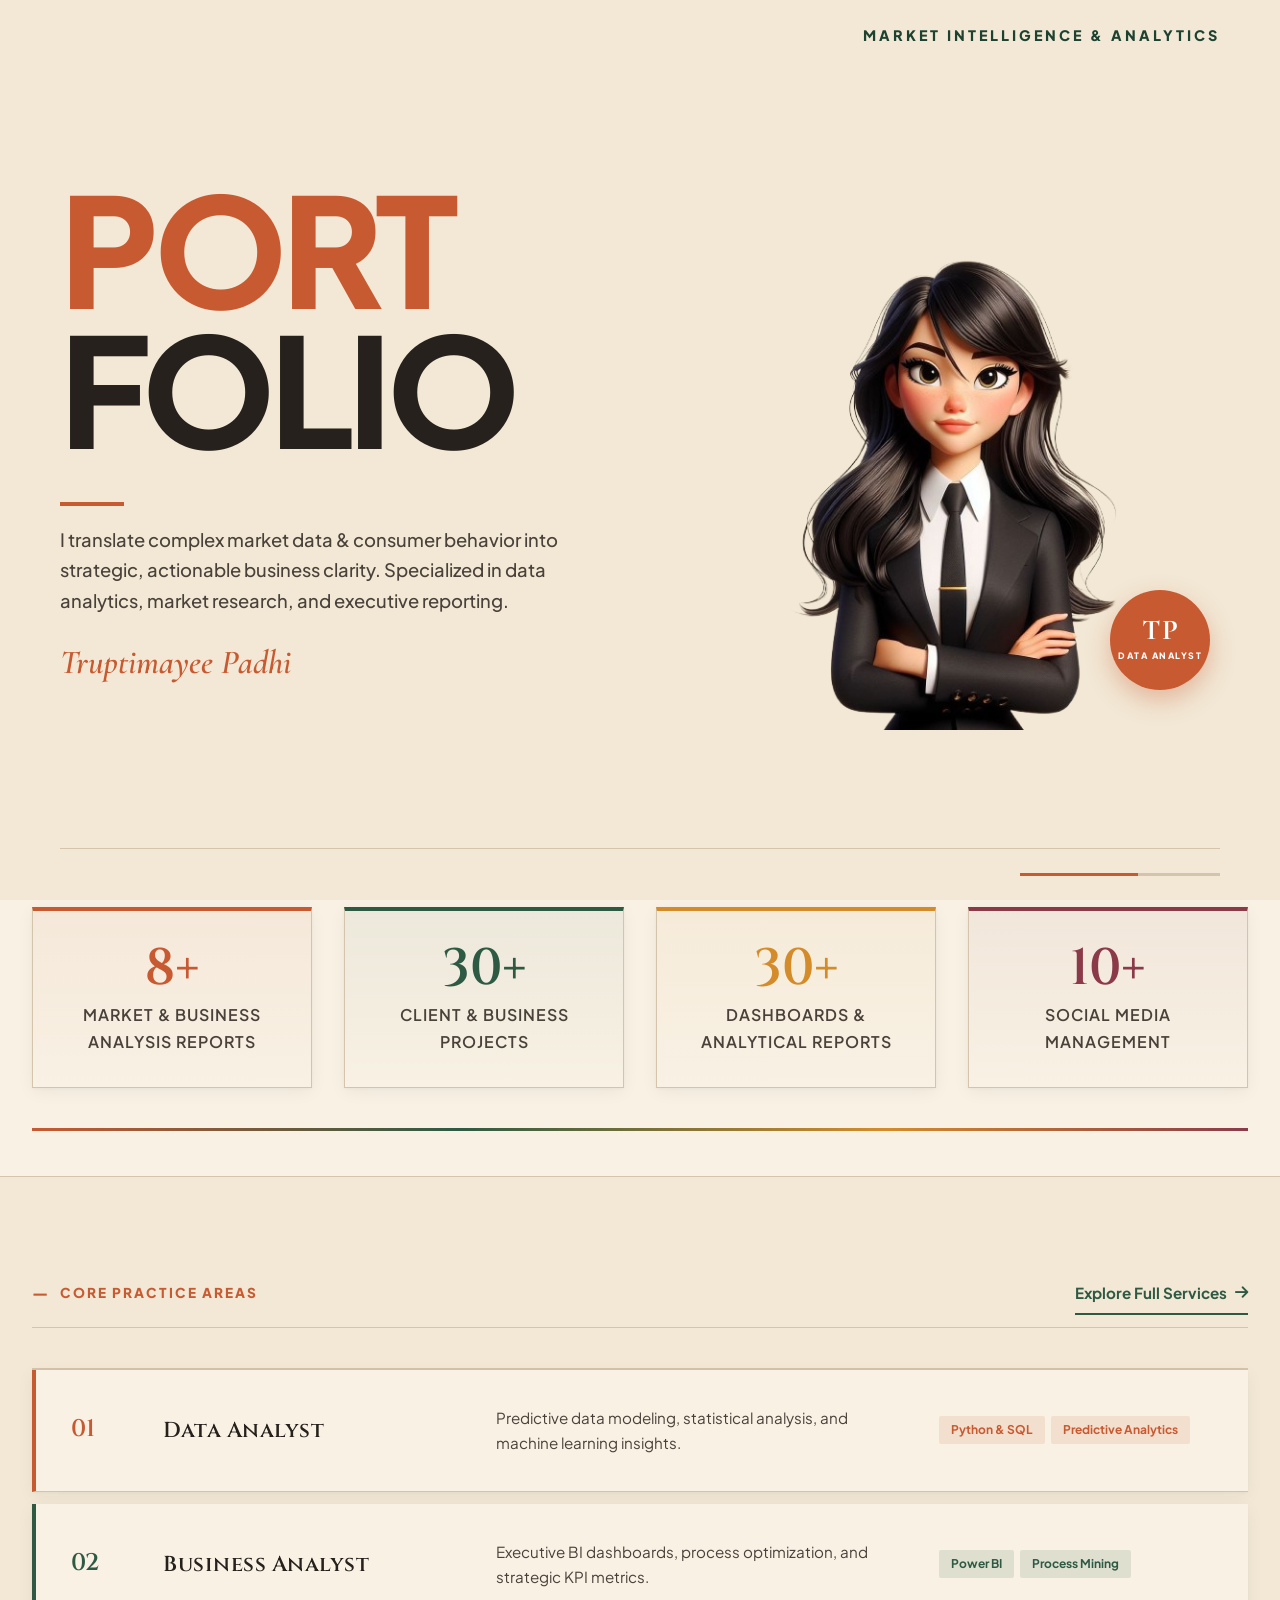
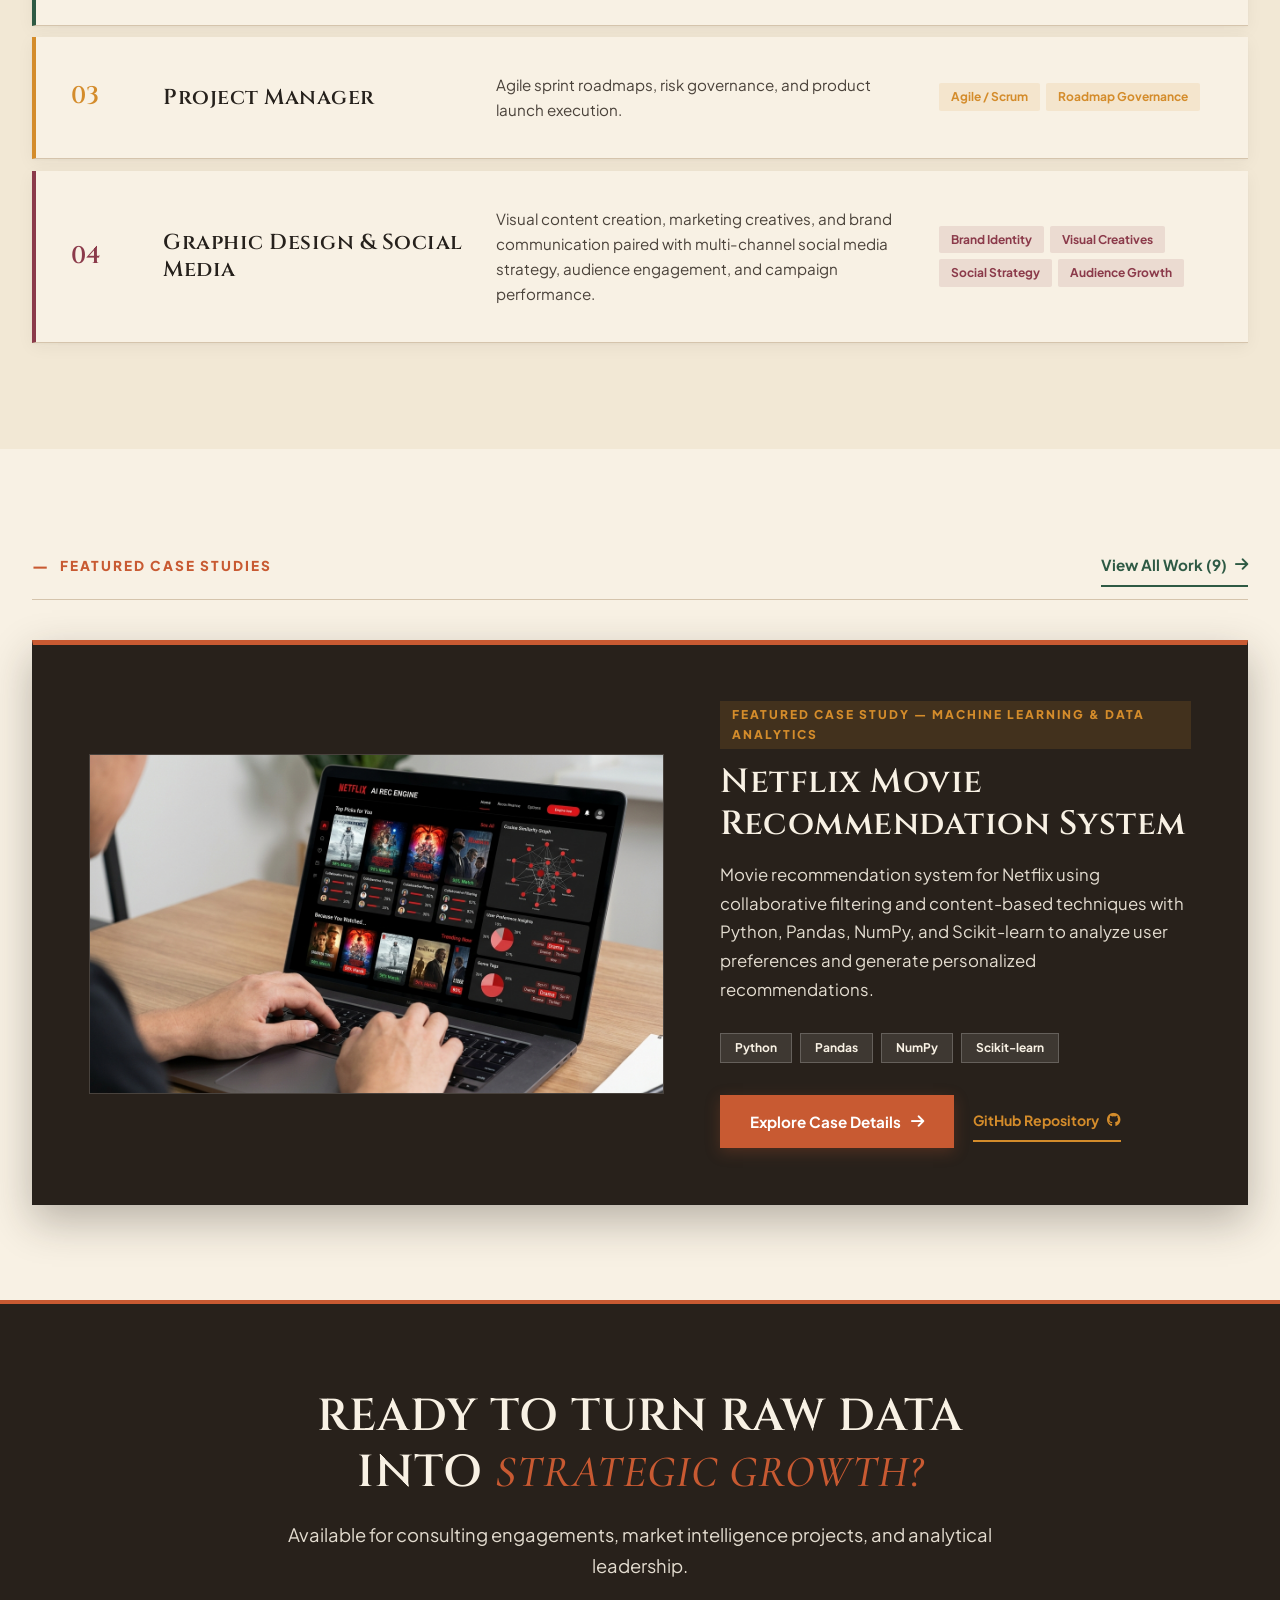
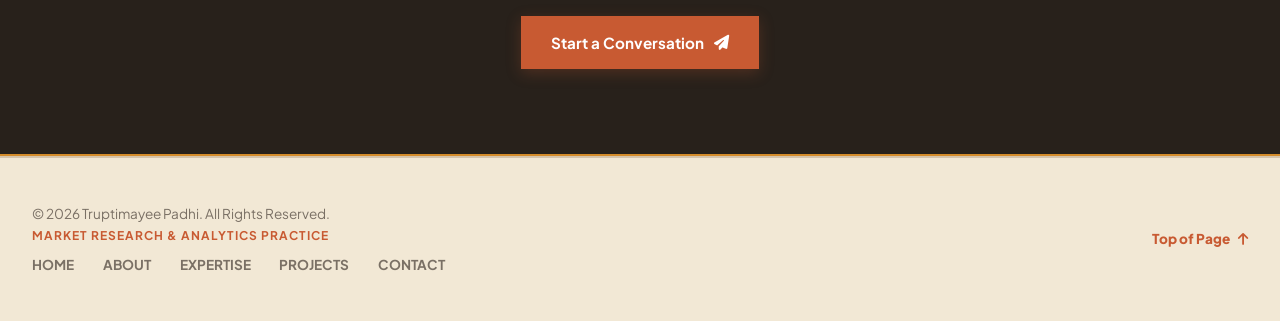
<file: index.html>
<!DOCTYPE html>
<html lang="en">

<head>
    <meta charset="UTF-8">
    <meta name="viewport" content="width=device-width, initial-scale=1.0">
    <title>Truptimayee Padhi — Market Research & Analytics Consultant</title>
    <meta name="description" content="Official portfolio of Truptimayee Padhi. Market Research Analyst specializing in consumer behavior, trend intelligence, and strategic data analysis.">

    <!-- Fonts: Cinzel (Luxury Serif Display), Cormorant Garamond & Plus Jakarta Sans -->
    <link rel="preconnect" href="https://fonts.googleapis.com">
    <link rel="preconnect" href="https://fonts.gstatic.com" crossorigin>
    <link href="https://fonts.googleapis.com/css2?family=Cinzel:wght@500;600;700;800&family=Cormorant+Garamond:ital,wght@0,400;0,500;0,600;0,700;1,400;1,600&family=Plus+Jakarta+Sans:wght@400;500;600;700&display=swap" rel="stylesheet">

    <!-- FontAwesome for minimal UI icons -->
    <link rel="stylesheet" href="https://cdnjs.cloudflare.com/ajax/libs/font-awesome/6.4.0/css/all.min.css">

    <!-- Custom Editorial Stylesheets -->
    <link rel="stylesheet" href="css/styles.css">
    <link rel="stylesheet" href="css/responsive.css">
</head>

<body id="top">

    <!-- Fullscreen Editorial Splash Cover (Reference Design Layout & Animated Transition) -->
    <div id="splash-cover" class="splash-cover">
        <div class="splash-container">
            <!-- Top Right Tag -->
            <div class="splash-top-tag">MARKET INTELLIGENCE & ANALYTICS</div>

            <!-- Main Layout Grid -->
            <div class="splash-content-grid">
                <!-- Left Text Column -->
                <div class="splash-text-col">
                    <div class="splash-title-wrapper">
                        <div class="splash-title-line line-1"><span class="splash-text-anim">PORT</span></div>
                        <div class="splash-title-line line-2"><span class="splash-text-anim">FOLIO</span></div>
                    </div>

                    <div class="splash-desc-block">
                        <div class="splash-accent-bar"></div>
                        <p class="splash-bio-text">
                            I translate complex market data & consumer behavior into strategic, actionable business clarity. Specialized in data analytics, market research, and executive reporting.
                        </p>
                        <div class="splash-signature">Truptimayee Padhi</div>
                    </div>
                </div>

                <!-- Right Visual Column (Portrait + Badge) -->
                <div class="splash-visual-col">
                    <div class="splash-image-frame">
                        <img src="assets/images/cover_sec.png" alt="Truptimayee Padhi Illustration" class="splash-portrait">
                        <div class="splash-arch-backdrop"></div>
                    </div>

                    <!-- Right Monogram Emblem Badge -->
                    <div class="splash-brand-badge">
                        <div class="badge-inner">
                            <span class="badge-monogram">TP</span>
                            <span class="badge-sub">DATA ANALYST</span>
                        </div>
                    </div>
                </div>
            </div>

            <!-- Footer / Progress Bar -->
            <div class="splash-footer-bar">
                <div class="splash-progress-track">
                    <div class="splash-progress-bar" id="splash-progress"></div>
                </div>
            </div>
        </div>
    </div>

    <!-- Header Navigation -->
    <header class="header">
        <div class="header-container">
            <a href="index.html" class="brand-mark">
                ...
            </a>

            <nav class="nav-menu">
                <ul class="nav-links">
                    <li><a href="index.html" class="nav-link active">HOME</a></li>
                    <li><a href="about.html" class="nav-link">ABOUT</a></li>
                    <li><a href="expertise.html" class="nav-link">EXPERTISE</a></li>
                    <li><a href="projects.html" class="nav-link">PROJECTS</a></li>
                    <li><a href="contact.html" class="nav-link">CONTACT</a></li>
                </ul>
            </nav>

            <button class="mobile-toggle" id="mobile-toggle" aria-label="Toggle Navigation">
                <span></span>
                <span></span>
            </button>
        </div>
    </header>

    <main>
        <!-- Hero Section -->
        <section class="hero-section">
            <div class="container">
                <div class="hero-grid">
                    <div class="hero-text-column">
                        <h1 class="hero-display-title">
                            Translating market complexity into <em class="serif-accent">actionable clarity.</em>
                        </h1>
                        <p class="hero-lead">
                            Independent Market Research Analyst operating at the intersection of business intelligence, data analytics, project execution, and visual storytelling.
                        </p>
                        <div class="hero-action-row">
                            <a href="projects.html" class="btn-editorial-primary">
                                View Selected Work <i class="fas fa-arrow-right"></i>
                            </a>
                            <a href="contact.html" class="btn-editorial-link">
                                Get In Touch <i class="fas fa-arrow-right"></i>
                            </a>
                        </div>
                    </div>

                    <div class="hero-image-column">
                        <div class="editorial-frame">
                            <img src="assets/images/hero_sec.png" alt="Truptimayee Padhi" class="hero-portrait">
                        </div>
                    </div>
                </div>
            </div>
        </section>

        <!-- Key Metrics Bar -->
        <section class="ticker-section">
            <div class="container">
                <div class="editorial-divider"></div>
                <div class="metrics-grid">
                    <div class="metric-block">
                        <span class="metric-num" data-target="8" data-suffix="+">8+</span>
                        <span class="metric-label">Market & Business Analysis Reports</span>
                    </div>
                    <div class="metric-block">
                        <span class="metric-num" data-target="30" data-suffix="+">30+</span>
                        <span class="metric-label">Client & Business Projects</span>
                    </div>
                    <div class="metric-block">
                        <span class="metric-num" data-target="30" data-suffix="+">30+</span>
                        <span class="metric-label">Dashboards & Analytical Reports</span>
                    </div>
                    <div class="metric-block">
                        <span class="metric-num" data-target="10" data-suffix="+">10+</span>
                        <span class="metric-label">Social Media Management</span>
                    </div>
                </div>
                <div class="editorial-divider"></div>
            </div>
        </section>

        <!-- Practice Overview Preview -->
        <section class="expertise-section">
            <div class="container">
                <div class="section-label-flex">
                    <div class="section-label" style="border-bottom: none; margin-bottom: 0; padding-bottom: 0;">
                        <span class="section-dash">—</span>
                        <span class="section-title">CORE PRACTICE AREAS</span>
                    </div>
                    <a href="expertise.html" class="btn-editorial-link">
                        Explore Full Services <i class="fas fa-arrow-right"></i>
                    </a>
                </div>

                <div class="expertise-table">
                    <div class="table-row reveal-on-scroll reveal-stagger-1">
                        <div class="col-num">01</div>
                        <div class="col-title">
                            <h3>Data Analyst</h3>
                        </div>
                        <div class="col-desc">
                            Predictive data modeling, statistical analysis, and machine learning insights.
                        </div>
                        <div class="col-tags">
                            <span>Python & SQL</span><span>Predictive Analytics</span>
                        </div>
                    </div>

                    <div class="table-row reveal-on-scroll reveal-stagger-2">
                        <div class="col-num">02</div>
                        <div class="col-title">
                            <h3>Business Analyst</h3>
                        </div>
                        <div class="col-desc">
                            Executive BI dashboards, process optimization, and strategic KPI metrics.
                        </div>
                        <div class="col-tags">
                            <span>Power BI</span><span>Process Mining</span>
                        </div>
                    </div>

                    <div class="table-row reveal-on-scroll reveal-stagger-3">
                        <div class="col-num">03</div>
                        <div class="col-title">
                            <h3>Project Manager</h3>
                        </div>
                        <div class="col-desc">
                            Agile sprint roadmaps, risk governance, and product launch execution.
                        </div>
                        <div class="col-tags">
                            <span>Agile / Scrum</span><span>Roadmap Governance</span>
                        </div>
                    </div>

                    <div class="table-row reveal-on-scroll reveal-stagger-4">
                        <div class="col-num">04</div>
                        <div class="col-title">
                            <h3>Graphic Design & Social Media</h3>
                        </div>
                        <div class="col-desc">
                            Visual content creation, marketing creatives, and brand communication paired with multi-channel social media strategy, audience engagement, and campaign performance.
                        </div>
                        <div class="col-tags">
                            <span>Brand Identity</span><span>Visual Creatives</span><span>Social Strategy</span><span>Audience Growth</span>
                        </div>
                    </div>
                </div>
            </div>
        </section>

        <!-- Featured Case Studies Preview -->
        <section class="work-section" style="background-color: var(--bg-surface);">
            <div class="container">
                <div class="section-label-flex">
                    <div class="section-label" style="border-bottom: none; margin-bottom: 0; padding-bottom: 0;">
                        <span class="section-dash">—</span>
                        <span class="section-title">FEATURED CASE STUDIES</span>
                    </div>
                    <a href="projects.html" class="btn-editorial-link">
                        View All Work (9) <i class="fas fa-arrow-right"></i>
                    </a>
                </div>

                <article class="case-study-featured reveal-on-scroll" style="margin-top: 1.5rem;">
                    <div class="case-study-img">
                        <img src="assets/images/netflix_recommendation.jpg" alt="Netflix Movie Recommendation System">
                    </div>
                    <div class="case-study-info">
                        <span class="case-meta">FEATURED CASE STUDY — MACHINE LEARNING & DATA ANALYTICS</span>
                        <h3 class="case-title">Netflix Movie Recommendation System</h3>
                        <p class="case-summary">
                            Movie recommendation system for Netflix using collaborative filtering and content-based techniques with Python, Pandas, NumPy, and Scikit-learn to analyze user preferences and generate personalized recommendations.
                        </p>
                        <div class="case-tech-list">
                            <span>Python</span><span>Pandas</span><span>NumPy</span><span>Scikit-learn</span>
                        </div>
                        <div class="case-study-actions">
                            <a href="projects.html" class="btn-editorial-primary">
                                Explore Case Details <i class="fas fa-arrow-right"></i>
                            </a>
                            <a href="https://github.com/trupti-padhi/NETFLIX_MOVIE_RECONMENDATION" target="_blank" rel="noopener noreferrer" class="btn-editorial-link" style="font-size: 0.88rem; font-weight: 700;">
                                GitHub Repository <i class="fab fa-github"></i>
                            </a>
                        </div>
                    </div>
                </article>
            </div>
        </section>

        <!-- CTA Banner -->
        <section class="cta-banner-section">
            <div class="container cta-banner-container reveal-on-scroll">
                <h2 class="cta-banner-title">
                    Ready to turn raw data into <em class="serif-accent">strategic growth?</em>
                </h2>
                <p class="cta-banner-text">
                    Available for consulting engagements, market intelligence projects, and analytical leadership.
                </p>
                <a href="contact.html" class="btn-editorial-primary">
                    Start a Conversation <i class="fas fa-paper-plane"></i>
                </a>
            </div>
        </section>
    </main>

    <!-- Footer Navigation -->
    <footer class="footer">
        <div class="container footer-flex">
            <div class="footer-copy">
                <span>&copy; 2026 Truptimayee Padhi. All Rights Reserved.</span>
                <span class="footer-subtitle">Market Research & Analytics Practice</span>
                <div class="footer-links">
                    <a href="index.html">HOME</a>
                    <a href="about.html">ABOUT</a>
                    <a href="expertise.html">EXPERTISE</a>
                    <a href="projects.html">PROJECTS</a>
                    <a href="contact.html">CONTACT</a>
                </div>
            </div>
            <a href="#top" class="back-top-link">
                Top of Page <i class="fas fa-arrow-up"></i>
            </a>
        </div>
    </footer>

    <!-- JavaScript -->
    <script src="script.js"></script>
</body>

</html>
</file>
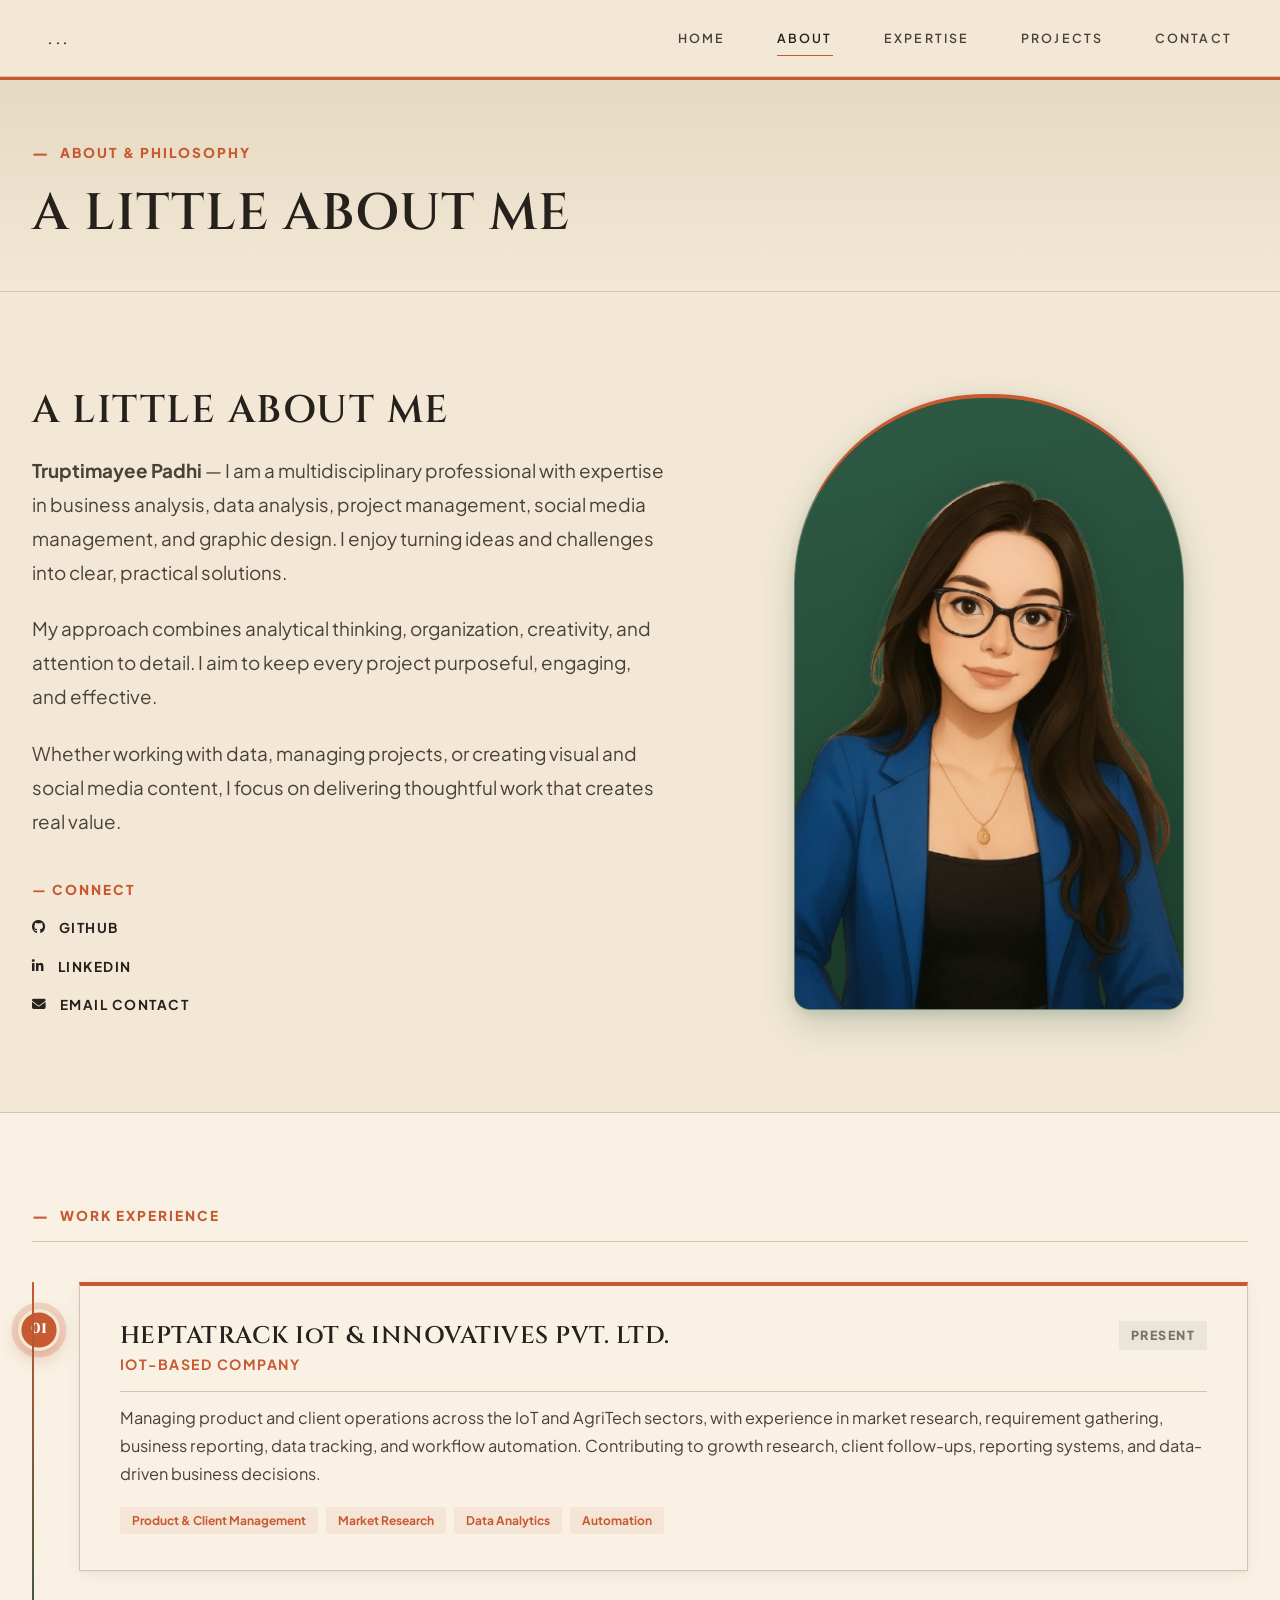
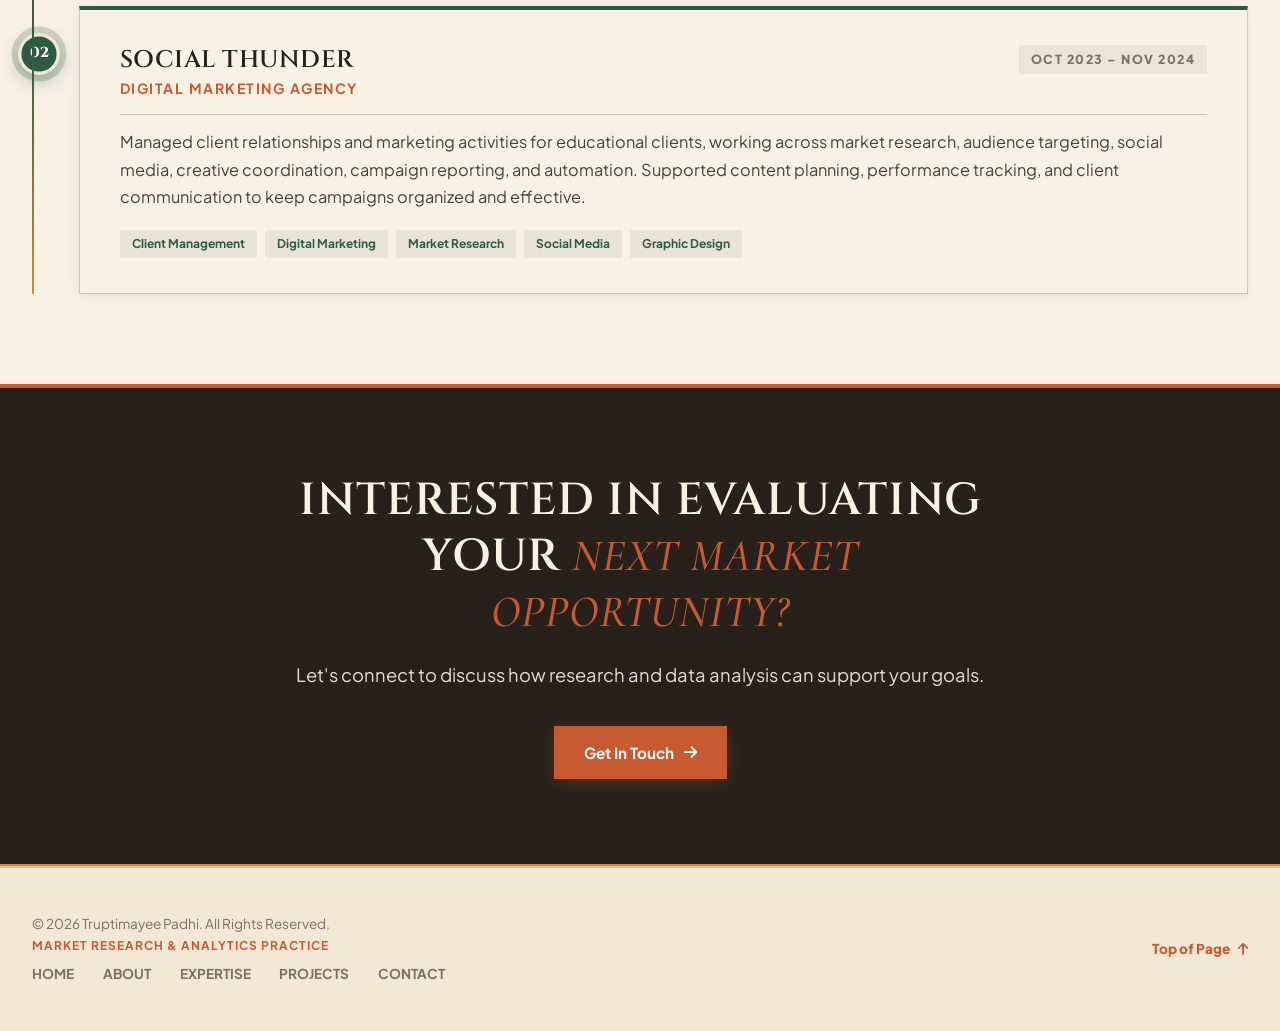
<file: about.html>
<!DOCTYPE html>
<html lang="en">

<head>
    <meta charset="UTF-8">
    <meta name="viewport" content="width=device-width, initial-scale=1.0">
    <title>About — Truptimayee Padhi | Market Research Analyst</title>
    <meta name="description"
        content="Learn about Truptimayee Padhi, Market Research Analyst & Data Specialist specializing in market intelligence, consumer behavior, and predictive analytics.">

    <link rel="preconnect" href="https://fonts.googleapis.com">
    <link rel="preconnect" href="https://fonts.gstatic.com" crossorigin>
    <link
        href="https://fonts.googleapis.com/css2?family=Cinzel:wght@500;600;700;800&family=Cormorant+Garamond:ital,wght@0,400;0,500;0,600;0,700;1,400;1,600&family=Plus+Jakarta+Sans:wght@400;500;600;700&display=swap"
        rel="stylesheet">
    <link rel="stylesheet" href="https://cdnjs.cloudflare.com/ajax/libs/font-awesome/6.4.0/css/all.min.css">

    <!-- Custom Editorial Stylesheets -->
    <link rel="stylesheet" href="css/styles.css">
    <link rel="stylesheet" href="css/responsive.css">
</head>

<body id="top">

    <!-- Header Navigation -->
    <header class="header">
        <div class="header-container">
            <a href="index.html" class="brand-mark">
                ...
            </a>

            <nav class="nav-menu">
                <ul class="nav-links">
                    <li><a href="index.html" class="nav-link">HOME</a></li>
                    <li><a href="about.html" class="nav-link active">ABOUT</a></li>
                    <li><a href="expertise.html" class="nav-link">EXPERTISE</a></li>
                    <li><a href="projects.html" class="nav-link">PROJECTS</a></li>
                    <li><a href="contact.html" class="nav-link">CONTACT</a></li>
                </ul>
            </nav>

            <button class="mobile-toggle" id="mobile-toggle" aria-label="Toggle Navigation">
                <span></span>
                <span></span>
            </button>
        </div>
    </header>

    <main>
        <!-- Page Header Banner -->
        <div class="page-header-banner">
            <div class="container">
                <div class="section-label">
                    <span class="section-dash">—</span>
                    <span class="section-title">ABOUT & PHILOSOPHY</span>
                </div>
                <h1 class="page-banner-title">
                    A Little About Me
                </h1>
            </div>
        </div>

        <!-- Main About Section -->
        <section class="about-section">
            <div class="container">
                <div class="about-editorial-grid">
                    <div class="about-bio reveal-on-scroll">
                        <h2 class="editorial-headline">
                            A Little About Me
                        </h2>
                        <p class="body-text">
                            <strong>Truptimayee Padhi</strong> — I am a multidisciplinary professional with expertise in
                            business analysis, data analysis, project management, social media management, and graphic
                            design. I enjoy turning ideas and challenges into clear, practical solutions.
                        </p>
                        <p class="body-text">
                            My approach combines analytical thinking, organization, creativity, and attention to detail.
                            I aim to keep every project purposeful, engaging, and effective.
                        </p>
                        <p class="body-text">
                            Whether working with data, managing projects, or creating visual and social media content, I
                            focus on delivering thoughtful work that creates real value.
                        </p>

                        <div class="connect-list">
                            <span class="section-title" style="margin-top: 1rem; display: block;">— CONNECT</span>
                            <a href="https://github.com/trupti-padhi" target="_blank" class="connect-link">
                                <i class="fab fa-github"></i> GITHUB
                            </a>
                            <a href="https://www.linkedin.com/in/truptimayee-padhi-233504279" target="_blank"
                                class="connect-link">
                                <i class="fab fa-linkedin-in"></i> LINKEDIN
                            </a>
                            <a href="mailto:truptymaipadhy@gmail.com?subject=Consulting%20Inquiry%20%E2%80%94%20Truptimayee%20Padhi&body=To:%20truptymaipadhy@gmail.com%0AFrom:%20%5BYour%20Email%20Address%5D%0A%0AHello%20Truptimayee,%0A%0A" class="connect-link email-compose-link">
                                <i class="fas fa-envelope"></i> EMAIL CONTACT
                            </a>
                        </div>
                    </div>

                    <div class="about-visual reveal-on-scroll reveal-stagger-2">
                        <div class="editorial-image-card">
                            <img src="assets/images/about.png" alt="Truptimayee Padhi">
                        </div>
                    </div>
                </div>
            </div>
        </section>

        <!-- Professional Work Experience Sequential Section -->
        <section
            style="background-color: var(--bg-surface); padding: 90px 0; border-top: 1px solid var(--border-line);">
            <div class="container">
                <div class="section-label">
                    <span class="section-dash">—</span>
                    <span class="section-title">WORK EXPERIENCE</span>
                </div>

                <div class="experience-timeline">

                    <!-- Experience Item 01: HEPTATRACK IoT & INNOVATIVES PVT. LTD. -->
                    <div class="experience-item">
                        <div class="experience-node">01</div>
                        <article class="experience-card">
                            <div class="exp-header">
                                <div>
                                    <h3 class="exp-title">HEPTATRACK IoT & INNOVATIVES PVT. LTD.</h3>
                                    <span class="exp-company">IoT-Based Company</span>
                                </div>
                                <span class="exp-period">PRESENT</span>
                            </div>
                            <p class="exp-desc">
                                Managing product and client operations across the IoT and AgriTech sectors, with
                                experience in market research, requirement gathering, business reporting, data tracking,
                                and workflow automation. Contributing to growth research, client follow-ups, reporting
                                systems, and data-driven business decisions.
                            </p>
                            <div class="exp-tags">
                                <span>Product & Client Management</span>
                                <span>Market Research</span>
                                <span>Data Analytics</span>
                                <span>Automation</span>
                            </div>
                        </article>
                    </div>

                    <!-- Experience Item 02: SOCIAL THUNDER -->
                    <div class="experience-item">
                        <div class="experience-node">02</div>
                        <article class="experience-card">
                            <div class="exp-header">
                                <div>
                                    <h3 class="exp-title">SOCIAL THUNDER</h3>
                                    <span class="exp-company">Digital Marketing Agency</span>
                                </div>
                                <span class="exp-period">OCT 2023 – NOV 2024</span>
                            </div>
                            <p class="exp-desc">
                                Managed client relationships and marketing activities for educational clients, working
                                across market research, audience targeting, social media, creative coordination,
                                campaign reporting, and automation. Supported content planning, performance tracking,
                                and client communication to keep campaigns organized and effective.
                            </p>
                            <div class="exp-tags">
                                <span>Client Management</span>
                                <span>Digital Marketing</span>
                                <span>Market Research</span>
                                <span>Social Media</span>
                                <span>Graphic Design</span>
                            </div>
                        </article>
                    </div>

                </div>
            </div>
        </section>

        <!-- CTA Banner -->
        <section class="cta-banner-section">
            <div class="container cta-banner-container reveal-on-scroll">
                <h2 class="cta-banner-title">
                    Interested in evaluating your <em class="serif-accent">next market opportunity?</em>
                </h2>
                <p class="cta-banner-text">
                    Let's connect to discuss how research and data analysis can support your goals.
                </p>
                <a href="contact.html" class="btn-editorial-primary">
                    Get In Touch <i class="fas fa-arrow-right"></i>
                </a>
            </div>
        </section>
    </main>

    <!-- Footer Navigation -->
    <footer class="footer">
        <div class="container footer-flex">
            <div class="footer-copy">
                <span>&copy; 2026 Truptimayee Padhi. All Rights Reserved.</span>
                <span class="footer-subtitle">Market Research & Analytics Practice</span>
                <div class="footer-links">
                    <a href="index.html">HOME</a>
                    <a href="about.html">ABOUT</a>
                    <a href="expertise.html">EXPERTISE</a>
                    <a href="projects.html">PROJECTS</a>
                    <a href="contact.html">CONTACT</a>
                </div>
            </div>
            <a href="#top" class="back-top-link">
                Top of Page <i class="fas fa-arrow-up"></i>
            </a>
        </div>
    </footer>

    <script src="script.js"></script>
</body>

</html>
</file>
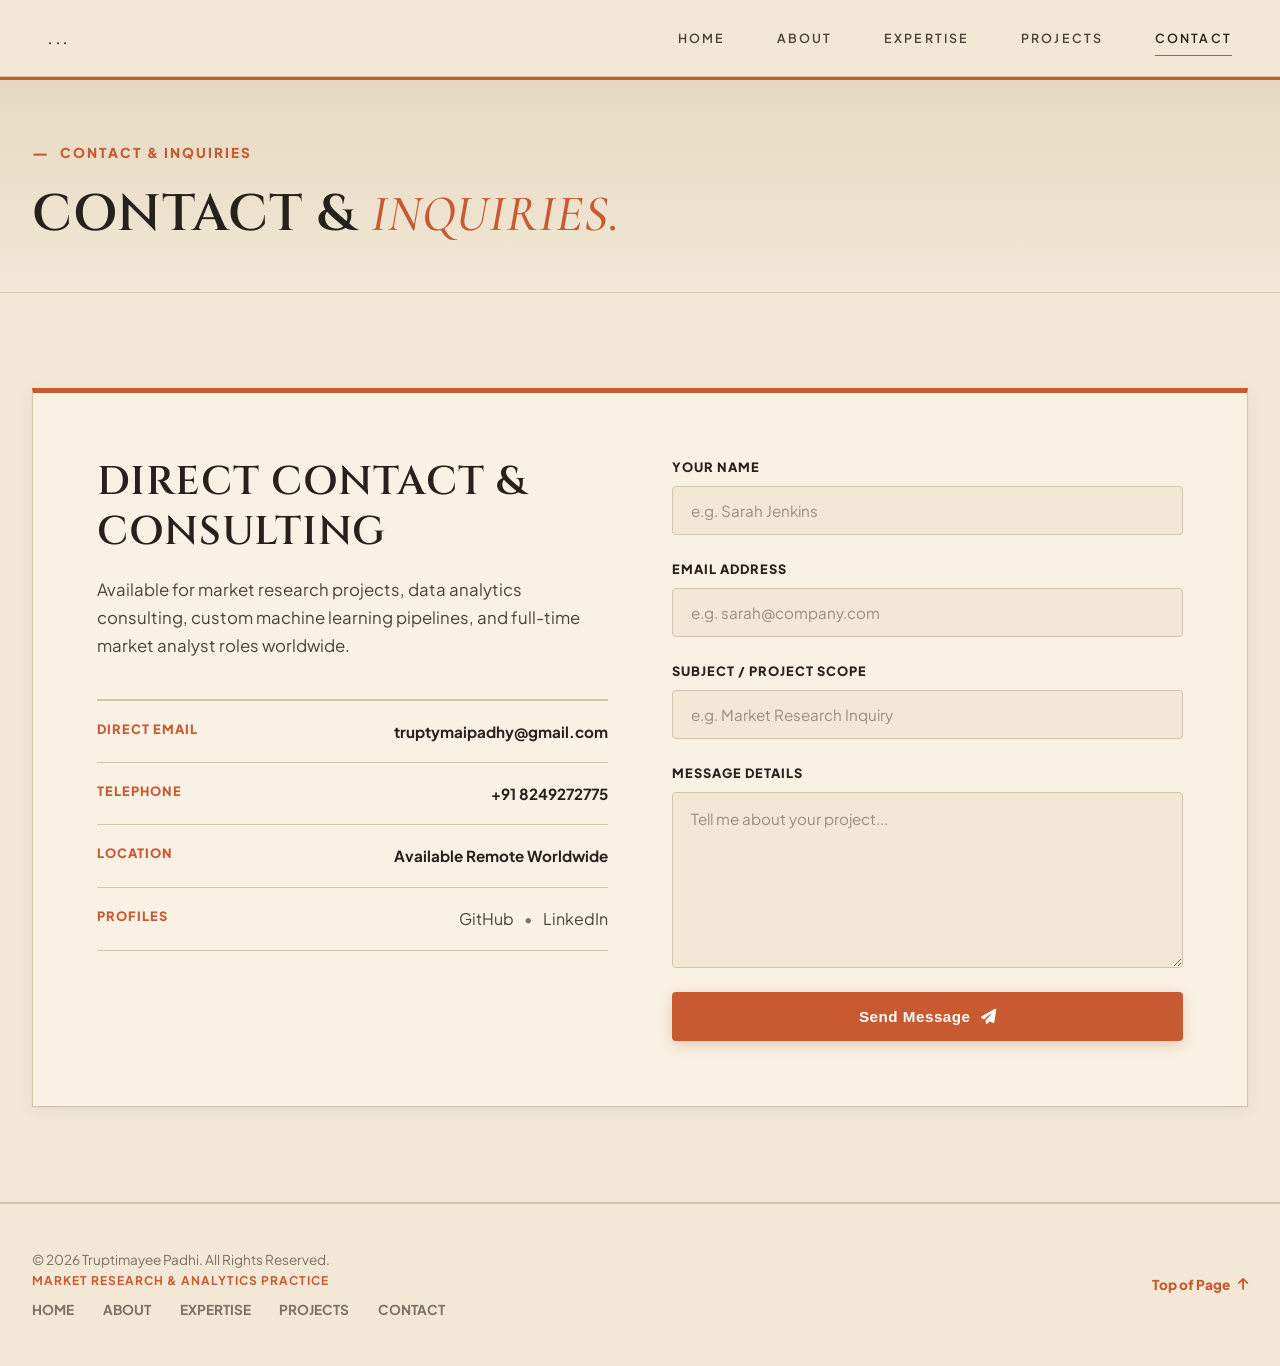
<file: contact.html>
<!DOCTYPE html>
<html lang="en">

<head>
    <meta charset="UTF-8">
    <meta name="viewport" content="width=device-width, initial-scale=1.0">
    <title>Contact — Truptimayee Padhi | Market Research Consultant</title>
    <meta name="description"
        content="Get in touch with Truptimayee Padhi for market research consulting, data analytics projects, or business intelligence inquiries.">

    <link rel="preconnect" href="https://fonts.googleapis.com">
    <link rel="preconnect" href="https://fonts.gstatic.com" crossorigin>
    <link
        href="https://fonts.googleapis.com/css2?family=Cinzel:wght@500;600;700;800&family=Cormorant+Garamond:ital,wght@0,400;0,500;0,600;0,700;1,400;1,600&family=Plus+Jakarta+Sans:wght@400;500;600;700&display=swap"
        rel="stylesheet">
    <link rel="stylesheet" href="https://cdnjs.cloudflare.com/ajax/libs/font-awesome/6.4.0/css/all.min.css">

    <!-- Custom Editorial Stylesheets -->
    <link rel="stylesheet" href="css/styles.css">
    <link rel="stylesheet" href="css/responsive.css">
</head>

<body id="top">

    <!-- Header Navigation -->
    <header class="header">
        <div class="header-container">
            <a href="index.html" class="brand-mark">
                ...
            </a>

            <nav class="nav-menu">
                <ul class="nav-links">
                    <li><a href="index.html" class="nav-link">HOME</a></li>
                    <li><a href="about.html" class="nav-link">ABOUT</a></li>
                    <li><a href="expertise.html" class="nav-link">EXPERTISE</a></li>
                    <li><a href="projects.html" class="nav-link">PROJECTS</a></li>
                    <li><a href="contact.html" class="nav-link active">CONTACT</a></li>
                </ul>
            </nav>

            <button class="mobile-toggle" id="mobile-toggle" aria-label="Toggle Navigation">
                <span></span>
                <span></span>
            </button>
        </div>
    </header>

    <main>
        <!-- Page Header Banner -->
        <div class="page-header-banner">
            <div class="container">
                <div class="section-label">
                    <span class="section-dash">—</span>
                    <span class="section-title">CONTACT & INQUIRIES</span>
                </div>
                <h1 class="page-banner-title">
                    Contact & <em class="serif-accent">Inquiries.</em>
                </h1>
            </div>
        </div>

        <!-- Contact Section -->
        <section class="contact-section">
            <div class="container">
                <div class="contact-editorial-grid">
                    <div class="contact-editorial-left reveal-on-scroll">
                        <h2 class="contact-headline">
                            Direct Contact & Consulting
                        </h2>
                        <p class="body-text">
                            Available for market research projects, data analytics consulting, custom machine learning
                            pipelines, and full-time market analyst roles worldwide.
                        </p>

                        <div class="contact-details-list">
                            <div class="detail-row">
                                <span class="detail-label">Direct Email</span>
                                <a href="mailto:truptymaipadhy@gmail.com?subject=Consulting%20%26%20Research%20Inquiry%20%E2%80%94%20Truptimayee%20Padhi&body=Receiver%20(To):%20truptymaipadhy@gmail.com%0ASender%20(From):%20%0A%0AHello%20Truptimayee,%0A%0A"
                                    class="detail-value email-compose-link" id="direct-email-link"
                                    title="Click to open mailbox and compose email">truptymaipadhy@gmail.com</a>
                            </div>
                            <div class="detail-row">
                                <span class="detail-label">Telephone</span>
                                <a href="tel:+918249272775" class="detail-value">+91 8249272775</a>
                            </div>
                            <div class="detail-row">
                                <span class="detail-label">Location</span>
                                <span class="detail-value">Available Remote Worldwide</span>
                            </div>
                            <div class="detail-row">
                                <span class="detail-label">Profiles</span>
                                <div class="detail-value-group">
                                    <a href="https://github.com/trupti-padhi" target="_blank">GitHub</a>
                                    <span class="dot-sep">•</span>
                                    <a href="https://www.linkedin.com/in/truptimayee-padhi-233504279"
                                        target="_blank">LinkedIn</a>
                                </div>
                            </div>
                        </div>
                    </div>

                    <div class="contact-form-column reveal-on-scroll reveal-stagger-2">
                        <form action="https://api.web3forms.com/submit" method="POST" class="editorial-form"
                            id="contact-form">

                            <input type="hidden" name="access_key" value="de628325-e486-4e5f-83cc-77d530ff0cd1">

                            <input type="hidden" name="from_name" value="Truptimayee Padhi Portfolio">

                            <input type="checkbox" name="botcheck" class="hidden" style="display:none;">

                            <div class="field-group">
                                <label for="name">Your Name</label>
                                <input type="text" id="name" name="name" placeholder="e.g. Sarah Jenkins" required>
                            </div>

                            <div class="field-group">
                                <label for="email">Email Address</label>
                                <input type="email" id="email" name="email" placeholder="e.g. sarah@company.com" required>
                            </div>

                            <div class="field-group">
                                <label for="subject">Subject / Project Scope</label>
                                <input type="text" id="subject" name="subject" placeholder="e.g. Market Research Inquiry" required>
                            </div>

                            <div class="field-group">
                                <label for="message">Message Details</label>
                                <textarea id="message" name="message" placeholder="Tell me about your project..." rows="6" required></textarea>
                            </div>

                            <button type="submit" class="btn-editorial-submit">
                                Send Message
                                <i class="fas fa-paper-plane"></i>
                            </button>

                        </form>
                    </div>
                </div>
            </div>
        </section>

        <!-- Success Popup Modal -->
        <div class="editorial-modal-backdrop" id="contact-success-modal" role="dialog" aria-modal="true"
            aria-labelledby="modal-title">
            <div class="editorial-modal-card">
                <button type="button" class="modal-close-btn" id="modal-close-btn"
                    aria-label="Close message">&times;</button>

                <div class="modal-status-icon">
                    <i class="fas fa-paper-plane"></i>
                </div>

                <div class="modal-tag">
                    <span class="section-dash">—</span>
                    <span>MESSAGE CONFIRMATION</span>
                </div>

                <h3 class="modal-title" id="modal-title">Message Delivered</h3>

                <p class="modal-desc">
                    Thank you for reaching out! Your message has been successfully delivered. I will review your details
                    and contact you soon.
                </p>

                <div class="modal-actions">
                    <button type="button" class="btn-editorial-primary modal-action-btn" id="modal-confirm-btn">
                        Got It <i class="fas fa-check"></i>
                    </button>
                </div>
            </div>
        </div>
    </main>

    <!-- Footer Navigation -->
    <footer class="footer">
        <div class="container footer-flex">
            <div class="footer-copy">
                <span>&copy; 2026 Truptimayee Padhi. All Rights Reserved.</span>
                <span class="footer-subtitle">Market Research & Analytics Practice</span>
                <div class="footer-links">
                    <a href="index.html">HOME</a>
                    <a href="about.html">ABOUT</a>
                    <a href="expertise.html">EXPERTISE</a>
                    <a href="projects.html">PROJECTS</a>
                    <a href="contact.html">CONTACT</a>
                </div>
            </div>
            <a href="#top" class="back-top-link">
                Top of Page <i class="fas fa-arrow-up"></i>
            </a>
        </div>
    </footer>

    <script src="script.js"></script>
</body>

</html>
</file>
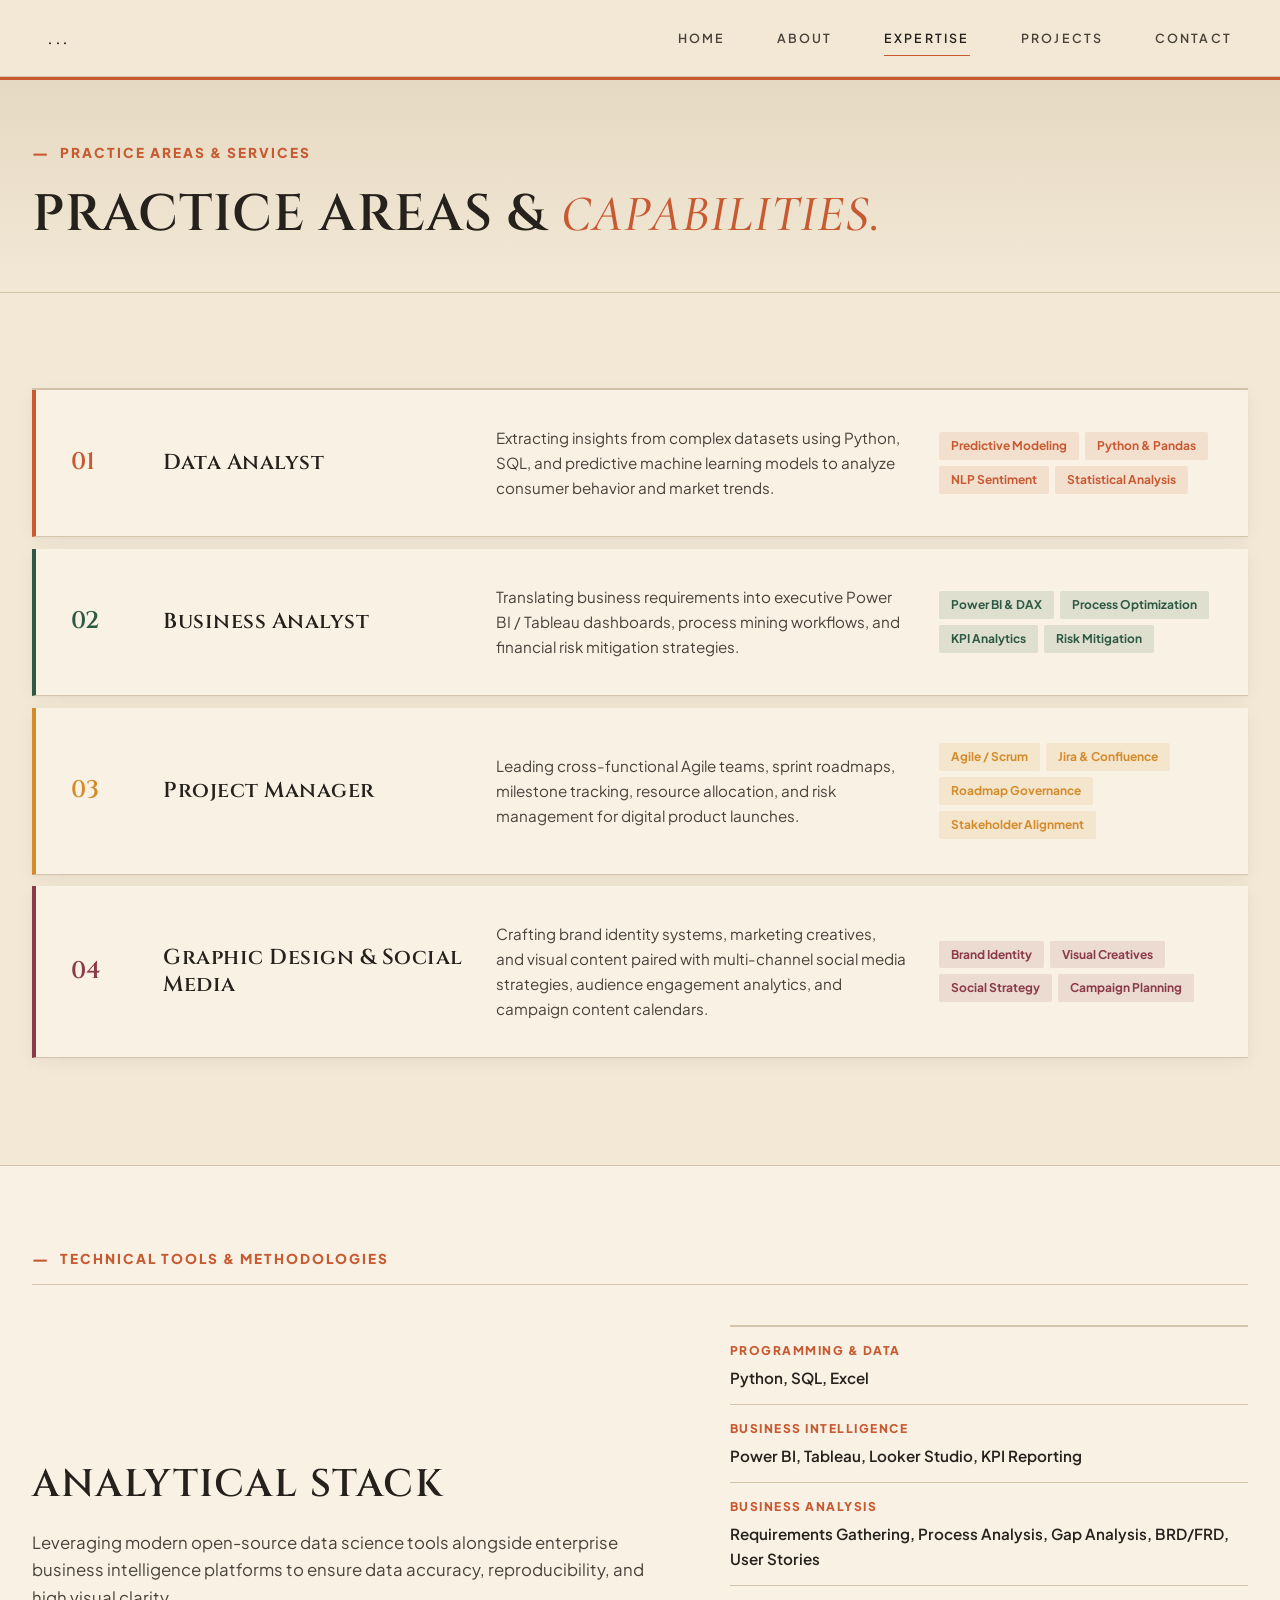
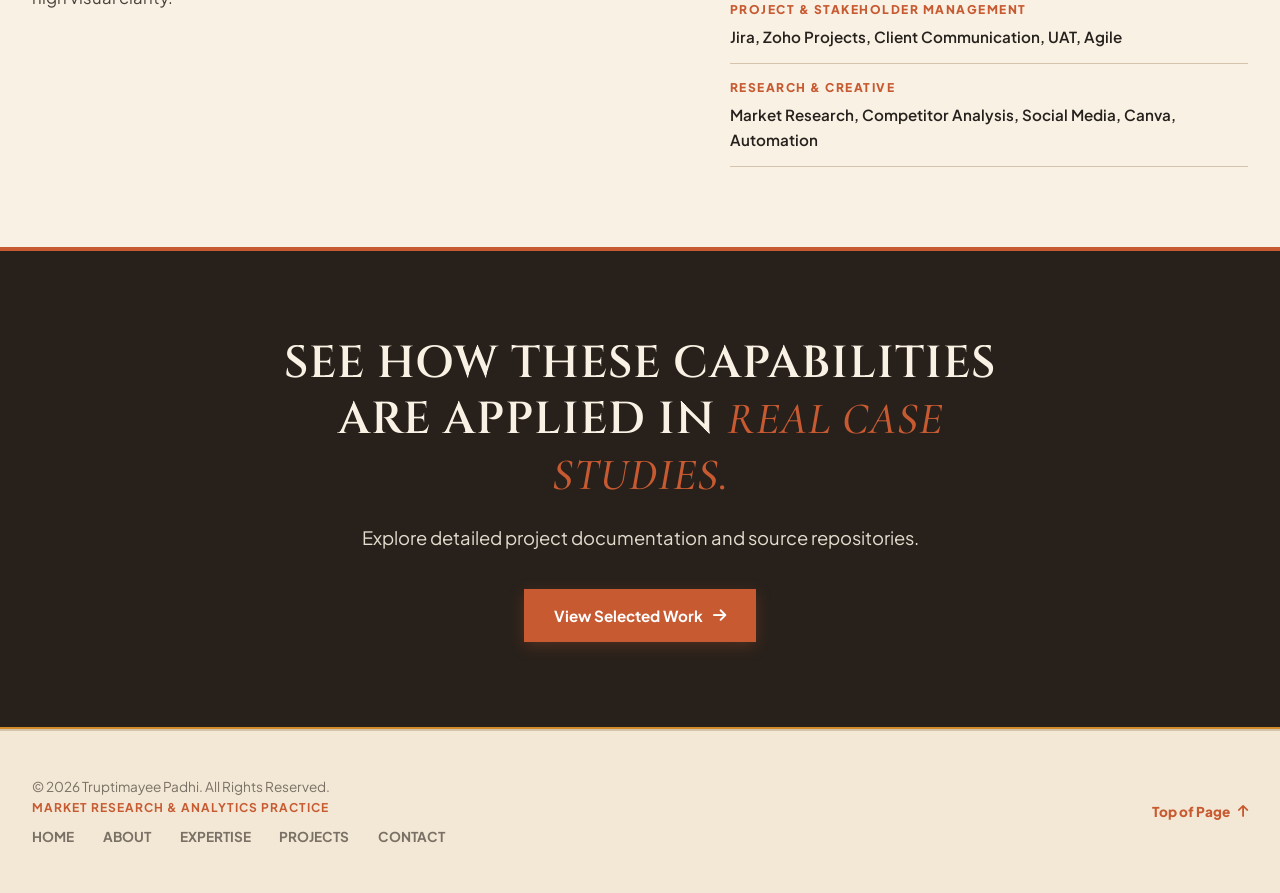
<file: expertise.html>
<!DOCTYPE html>
<html lang="en">

<head>
    <meta charset="UTF-8">
    <meta name="viewport" content="width=device-width, initial-scale=1.0">
    <title>Expertise & Services — Truptimayee Padhi</title>
    <meta name="description" content="Explore practice areas of Truptimayee Padhi including Market Intelligence, Sentiment NLP, Predictive Data Modeling, and Executive BI Dashboards.">

    <link rel="preconnect" href="https://fonts.googleapis.com">
    <link rel="preconnect" href="https://fonts.gstatic.com" crossorigin>
    <link href="https://fonts.googleapis.com/css2?family=Cinzel:wght@500;600;700;800&family=Cormorant+Garamond:ital,wght@0,400;0,500;0,600;0,700;1,400;1,600&family=Plus+Jakarta+Sans:wght@400;500;600;700&display=swap" rel="stylesheet">
    <link rel="stylesheet" href="https://cdnjs.cloudflare.com/ajax/libs/font-awesome/6.4.0/css/all.min.css">
    
    <!-- Custom Editorial Stylesheets -->
    <link rel="stylesheet" href="css/styles.css">
    <link rel="stylesheet" href="css/responsive.css">
</head>

<body id="top">

    <!-- Header Navigation -->
    <header class="header">
        <div class="header-container">
            <a href="index.html" class="brand-mark">
                ...
            </a>

            <nav class="nav-menu">
                <ul class="nav-links">
                    <li><a href="index.html" class="nav-link">HOME</a></li>
                    <li><a href="about.html" class="nav-link">ABOUT</a></li>
                    <li><a href="expertise.html" class="nav-link active">EXPERTISE</a></li>
                    <li><a href="projects.html" class="nav-link">PROJECTS</a></li>
                    <li><a href="contact.html" class="nav-link">CONTACT</a></li>
                </ul>
            </nav>

            <button class="mobile-toggle" id="mobile-toggle" aria-label="Toggle Navigation">
                <span></span>
                <span></span>
            </button>
        </div>
    </header>

    <main>
        <!-- Page Header Banner -->
        <div class="page-header-banner">
            <div class="container">
                <div class="section-label">
                    <span class="section-dash">—</span>
                    <span class="section-title">PRACTICE AREAS & SERVICES</span>
                </div>
                <h1 class="page-banner-title">
                    Practice Areas & <em class="serif-accent">Capabilities.</em>
                </h1>
            </div>
        </div>

        <!-- Practice Matrix Section -->
        <section class="expertise-section">
            <div class="container">
                <div class="expertise-table">
                    <div class="table-row reveal-on-scroll reveal-stagger-1">
                        <div class="col-num">01</div>
                        <div class="col-title">
                            <h3>Data Analyst</h3>
                        </div>
                        <div class="col-desc">
                            Extracting insights from complex datasets using Python, SQL, and predictive machine learning models to analyze consumer behavior and market trends.
                        </div>
                        <div class="col-tags">
                            <span>Predictive Modeling</span>
                            <span>Python & Pandas</span>
                            <span>NLP Sentiment</span>
                            <span>Statistical Analysis</span>
                        </div>
                    </div>

                    <div class="table-row reveal-on-scroll reveal-stagger-2">
                        <div class="col-num">02</div>
                        <div class="col-title">
                            <h3>Business Analyst</h3>
                        </div>
                        <div class="col-desc">
                            Translating business requirements into executive Power BI / Tableau dashboards, process mining workflows, and financial risk mitigation strategies.
                        </div>
                        <div class="col-tags">
                            <span>Power BI & DAX</span>
                            <span>Process Optimization</span>
                            <span>KPI Analytics</span>
                            <span>Risk Mitigation</span>
                        </div>
                    </div>

                    <div class="table-row reveal-on-scroll reveal-stagger-3">
                        <div class="col-num">03</div>
                        <div class="col-title">
                            <h3>Project Manager</h3>
                        </div>
                        <div class="col-desc">
                            Leading cross-functional Agile teams, sprint roadmaps, milestone tracking, resource allocation, and risk management for digital product launches.
                        </div>
                        <div class="col-tags">
                            <span>Agile / Scrum</span>
                            <span>Jira & Confluence</span>
                            <span>Roadmap Governance</span>
                            <span>Stakeholder Alignment</span>
                        </div>
                    </div>

                    <div class="table-row reveal-on-scroll reveal-stagger-4">
                        <div class="col-num">04</div>
                        <div class="col-title">
                            <h3>Graphic Design & Social Media</h3>
                        </div>
                        <div class="col-desc">
                            Crafting brand identity systems, marketing creatives, and visual content paired with multi-channel social media strategies, audience engagement analytics, and campaign content calendars.
                        </div>
                        <div class="col-tags">
                            <span>Brand Identity</span>
                            <span>Visual Creatives</span>
                            <span>Social Strategy</span>
                            <span>Campaign Planning</span>
                        </div>
                    </div>
                </div>
            </div>
        </section>

        <!-- Technical Tools Stack Section -->
        <section style="background-color: var(--bg-surface); padding: 80px 0; border-top: 1px solid var(--border-line);">
            <div class="container">
                <div class="section-label">
                    <span class="section-dash">—</span>
                    <span class="section-title">TECHNICAL TOOLS & METHODOLOGIES</span>
                </div>

                <div class="about-editorial-grid">
                    <div>
                        <h2 class="editorial-headline">
                            Analytical Stack
                        </h2>
                        <p class="body-text">
                            Leveraging modern open-source data science tools alongside enterprise business intelligence platforms to ensure data accuracy, reproducibility, and high visual clarity.
                        </p>
                    </div>

                    <div class="credentials-box" style="margin-top: 0;">
                        <div class="credential-item">
                            <span class="cred-key">Programming & Data</span>
                            <span class="cred-val">Python, SQL, Excel</span>
                        </div>
                        <div class="credential-item">
                            <span class="cred-key">Business Intelligence</span>
                            <span class="cred-val">Power BI, Tableau, Looker Studio, KPI Reporting</span>
                        </div>
                        <div class="credential-item">
                            <span class="cred-key">Business Analysis</span>
                            <span class="cred-val">Requirements Gathering, Process Analysis, Gap Analysis, BRD/FRD, User Stories</span>
                        </div>
                        <div class="credential-item">
                            <span class="cred-key">Project & Stakeholder Management</span>
                            <span class="cred-val">Jira, Zoho Projects, Client Communication, UAT, Agile</span>
                        </div>
                        <div class="credential-item">
                            <span class="cred-key">Research & Creative</span>
                            <span class="cred-val">Market Research, Competitor Analysis, Social Media, Canva, Automation</span>
                        </div>
                    </div>
                </div>
            </div>
        </section>

        <!-- CTA Section -->
        <section class="cta-banner-section">
            <div class="container cta-banner-container reveal-on-scroll">
                <h2 class="cta-banner-title">
                    See how these capabilities are applied in <em class="serif-accent">real case studies.</em>
                </h2>
                <p class="cta-banner-text">
                    Explore detailed project documentation and source repositories.
                </p>
                <a href="projects.html" class="btn-editorial-primary">
                    View Selected Work <i class="fas fa-arrow-right"></i>
                </a>
            </div>
        </section>
    </main>

    <!-- Footer Navigation -->
    <footer class="footer">
        <div class="container footer-flex">
            <div class="footer-copy">
                <span>&copy; 2026 Truptimayee Padhi. All Rights Reserved.</span>
                <span class="footer-subtitle">Market Research & Analytics Practice</span>
                <div class="footer-links">
                    <a href="index.html">HOME</a>
                    <a href="about.html">ABOUT</a>
                    <a href="expertise.html">EXPERTISE</a>
                    <a href="projects.html">PROJECTS</a>
                    <a href="contact.html">CONTACT</a>
                </div>
            </div>
            <a href="#top" class="back-top-link">
                Top of Page <i class="fas fa-arrow-up"></i>
            </a>
        </div>
    </footer>

    <script src="script.js"></script>
</body>

</html>
</file>
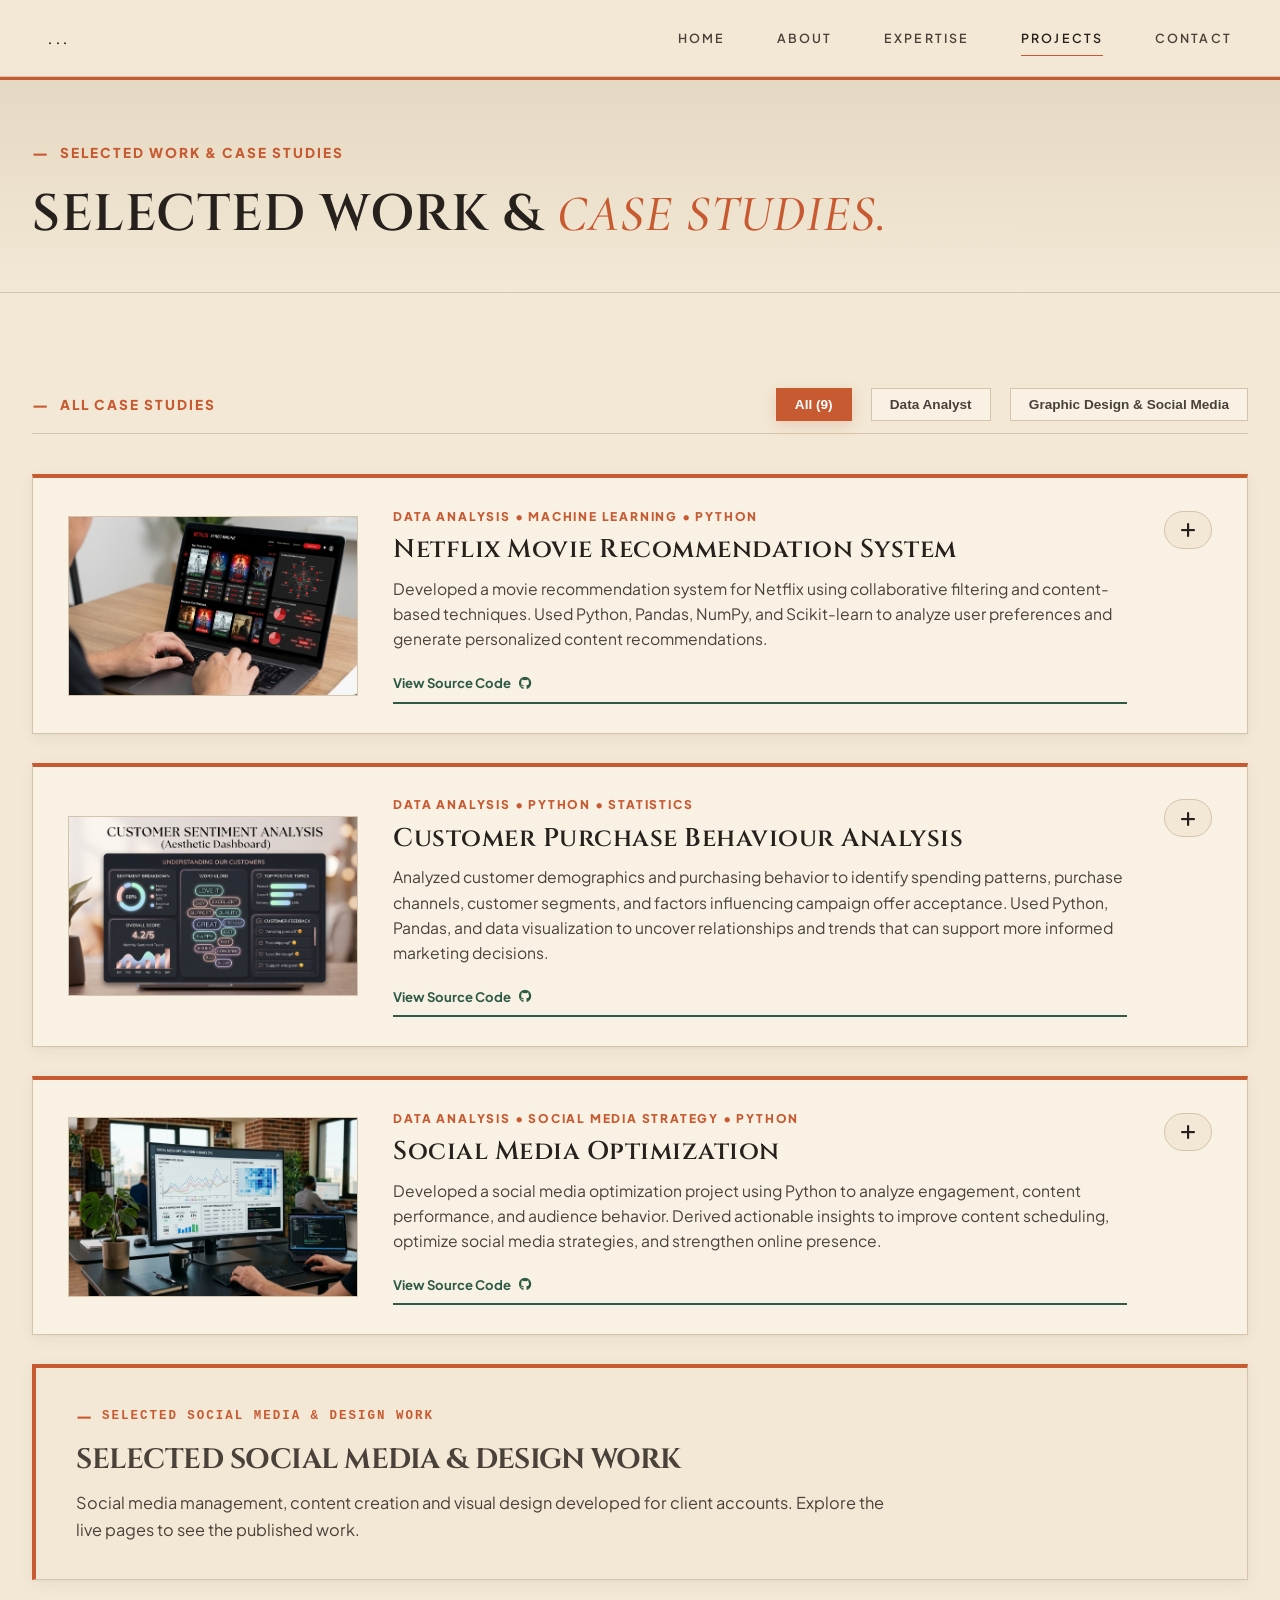
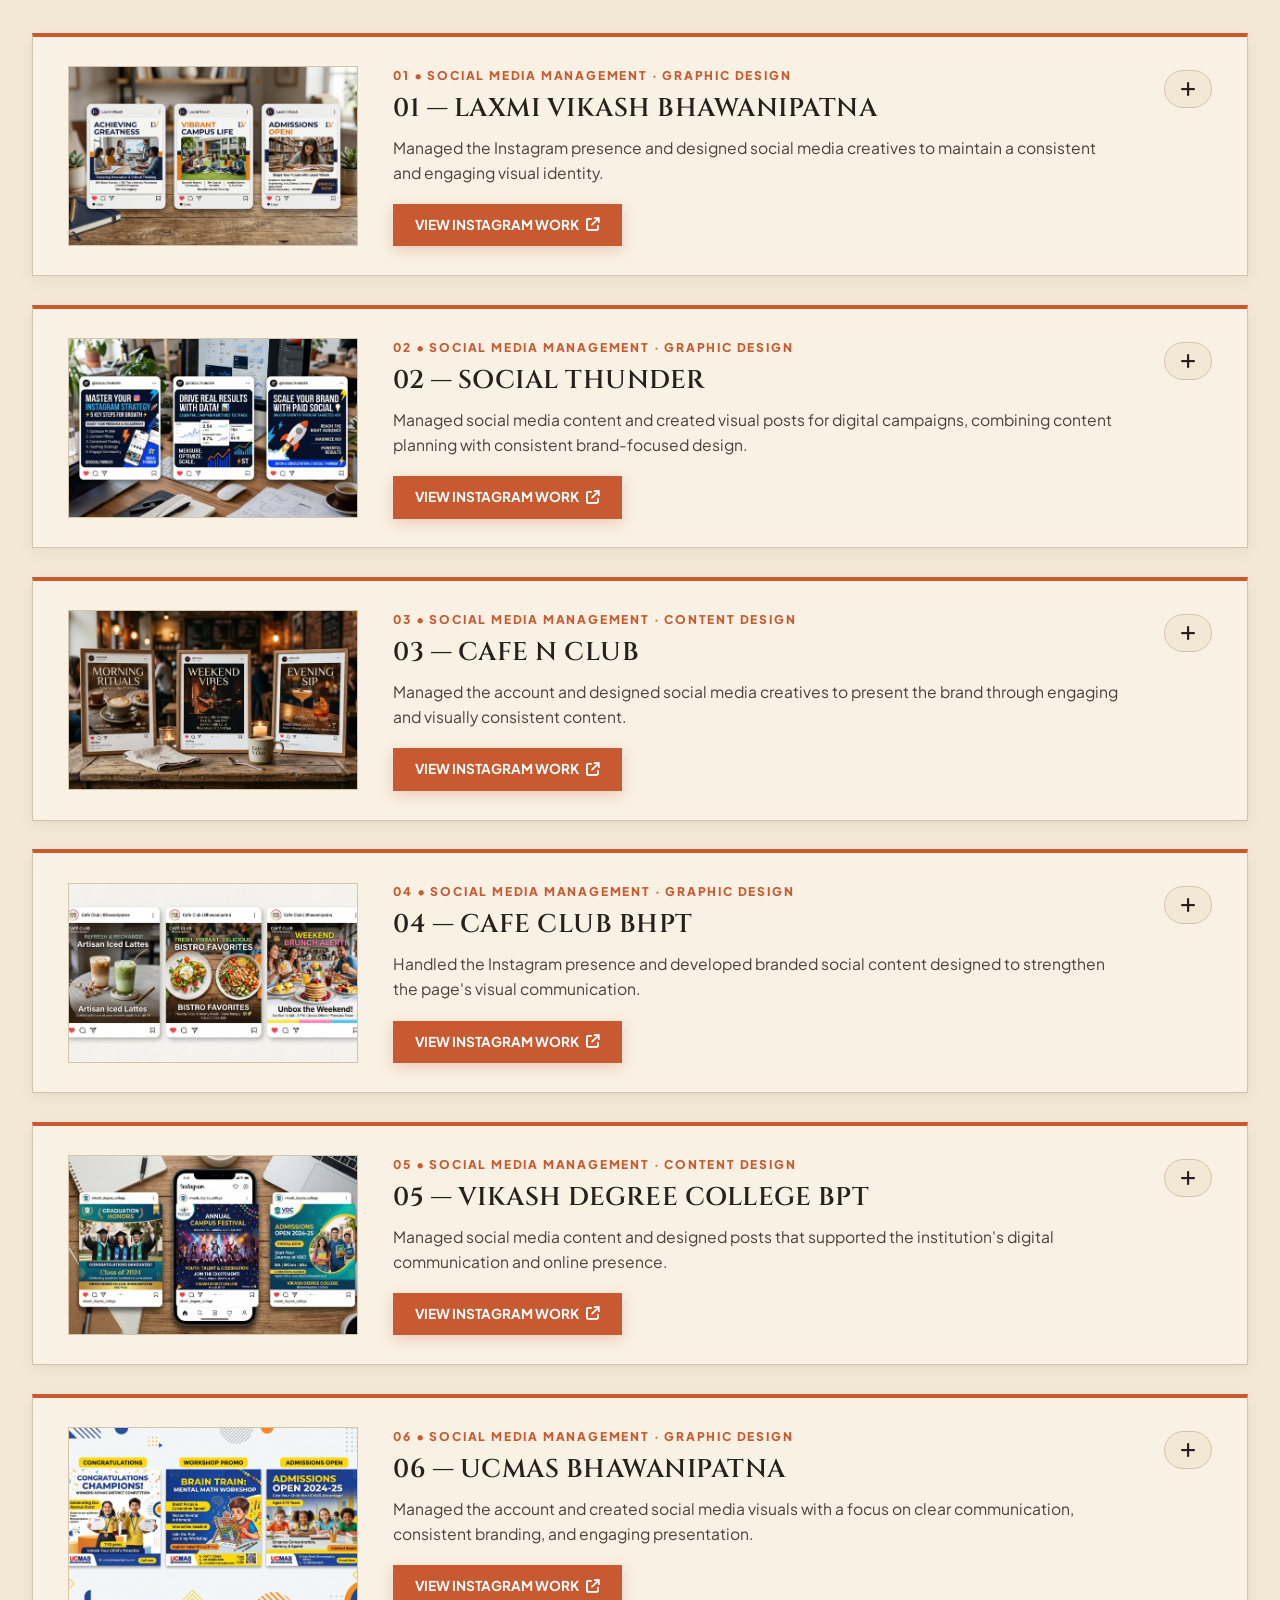
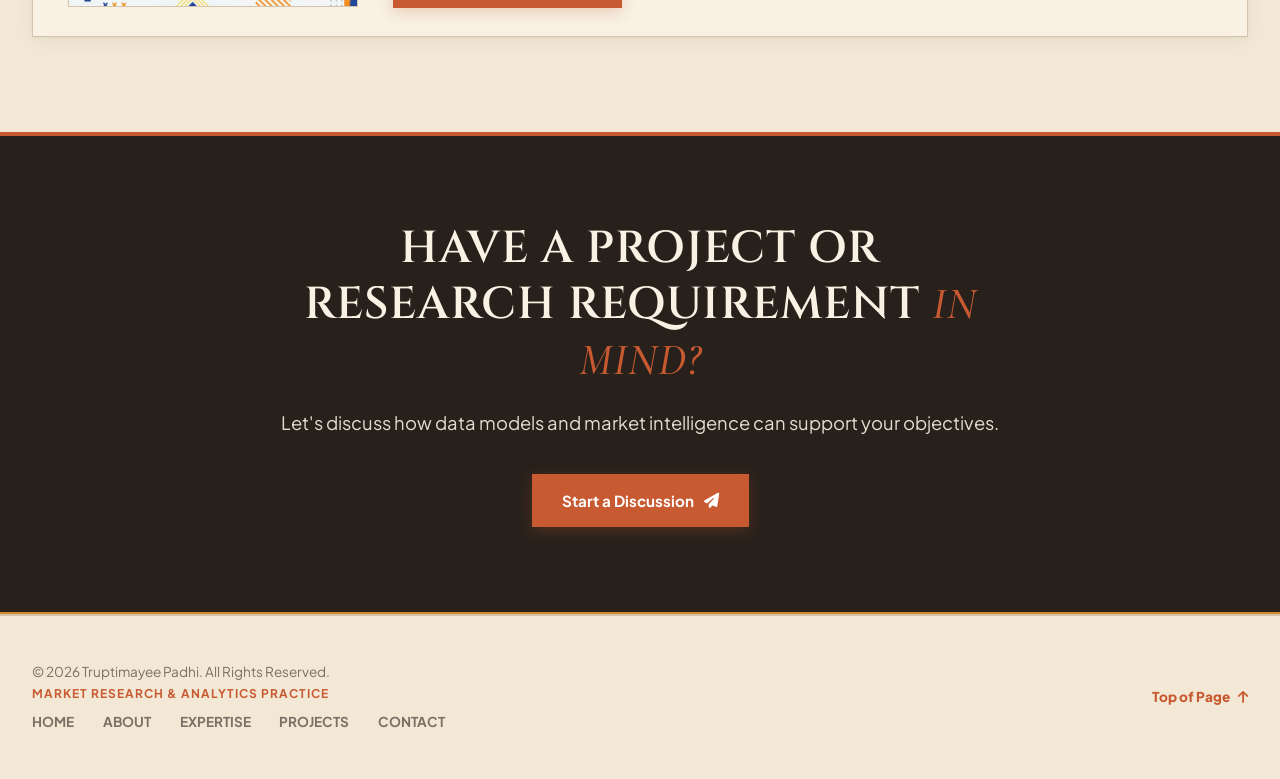
<file: projects.html>
<!DOCTYPE html>
<html lang="en">

<head>
    <meta charset="UTF-8">
    <meta name="viewport" content="width=device-width, initial-scale=1.0">
    <title>Selected Work — Truptimayee Padhi | Case Studies</title>
    <meta name="description" content="Browse case studies and market research projects by Truptimayee Padhi including predictive models, sentiment pipelines, and Power BI dashboards.">

    <link rel="preconnect" href="https://fonts.googleapis.com">
    <link rel="preconnect" href="https://fonts.gstatic.com" crossorigin>
    <link href="https://fonts.googleapis.com/css2?family=Cinzel:wght@500;600;700;800&family=Cormorant+Garamond:ital,wght@0,400;0,500;0,600;0,700;1,400;1,600&family=Plus+Jakarta+Sans:wght@400;500;600;700&display=swap" rel="stylesheet">
    <link rel="stylesheet" href="https://cdnjs.cloudflare.com/ajax/libs/font-awesome/6.4.0/css/all.min.css">
    
    <!-- Custom Editorial Stylesheets -->
    <link rel="stylesheet" href="css/styles.css">
    <link rel="stylesheet" href="css/responsive.css">
</head>

<body id="top">

    <!-- Header Navigation -->
    <header class="header">
        <div class="header-container">
            <a href="index.html" class="brand-mark">
                ...
            </a>

            <nav class="nav-menu">
                <ul class="nav-links">
                    <li><a href="index.html" class="nav-link">HOME</a></li>
                    <li><a href="about.html" class="nav-link">ABOUT</a></li>
                    <li><a href="expertise.html" class="nav-link">EXPERTISE</a></li>
                    <li><a href="projects.html" class="nav-link active">PROJECTS</a></li>
                    <li><a href="contact.html" class="nav-link">CONTACT</a></li>
                </ul>
            </nav>

            <button class="mobile-toggle" id="mobile-toggle" aria-label="Toggle Navigation">
                <span></span>
                <span></span>
            </button>
        </div>
    </header>

    <main>
        <!-- Page Header Banner -->
        <div class="page-header-banner">
            <div class="container">
                <div class="section-label">
                    <span class="section-dash">—</span>
                    <span class="section-title">SELECTED WORK & CASE STUDIES</span>
                </div>
                <h1 class="page-banner-title">
                    Selected Work & <em class="serif-accent">Case Studies.</em>
                </h1>
            </div>
        </div>

        <!-- Case Studies List Section -->
        <section class="work-section">
            <div class="container">
                <div class="section-label-flex">
                    <div class="section-label" style="border-bottom: none; margin-bottom: 0; padding-bottom: 0;">
                        <span class="section-dash">—</span>
                        <span class="section-title">ALL CASE STUDIES</span>
                    </div>

                    <div class="filter-pills-editorial">
                        <button class="filter-link active" data-filter="all">All (9)</button>
                        <button class="filter-link" data-filter="data-analyst">Data Analyst</button>
                        <button class="filter-link" data-filter="creative-social">Graphic Design & Social Media</button>
                    </div>
                </div>

                <div class="projects-editorial-list" id="projects-grid">
                    
                    <!-- Card 01: Data Analyst - Netflix Movie Recommendation System -->
                    <article class="case-study-card-horizontal" data-category="data-analyst">
                        <div class="card-compact-row">
                            <div class="card-compact-thumb">
                                <img src="assets/images/netflix_recommendation.jpg" alt="Netflix Movie Recommendation System">
                            </div>
                            <div class="card-compact-content">
                                <span class="card-compact-tag">DATA ANALYSIS • MACHINE LEARNING • PYTHON</span>
                                <h3 class="card-compact-title">Netflix Movie Recommendation System</h3>
                                <p class="card-compact-desc">
                                    Developed a movie recommendation system for Netflix using collaborative filtering and content-based techniques. Used Python, Pandas, NumPy, and Scikit-learn to analyze user preferences and generate personalized content recommendations.
                                </p>
                                <a href="https://github.com/trupti-padhi/NETFLIX_MOVIE_RECONMENDATION" target="_blank" rel="noopener noreferrer" class="btn-editorial-link" style="font-size: 0.82rem;">
                                    View Source Code <i class="fab fa-github"></i>
                                </a>
                            </div>
                            <button class="expand-toggle-btn" aria-label="Expand Details">
                                <i class="fas fa-plus"></i>
                            </button>
                        </div>

                        <div class="card-details-drawer">
                            <div class="drawer-grid">
                                <div class="drawer-col">
                                    <div class="drawer-block">
                                        <span class="drawer-label">PROJECT OVERVIEW</span>
                                        <p class="drawer-val">
                                            Analyzed 7,700+ Netflix titles to address cold-start and catalog discoverability challenges. Preprocessed unstructured metadata across cast, directors, ratings, and plot synopses, and implemented TF-IDF vectorization paired with K-Means and Hierarchical clustering algorithms. Built cosine similarity recommendation matrices to accurately deliver personalized, genre-aligned content matches.
                                        </p>
                                    </div>
                                    <div class="drawer-block">
                                        <span class="drawer-label">CORE METHODOLOGY</span>
                                        <p class="drawer-val">
                                            Missing Value Imputation → Text Cleaning & Tokenization → TF-IDF Vectorization → K-Means & Agglomerative Clustering → Cosine Similarity Engine.
                                        </p>
                                    </div>
                                </div>
                                <div class="drawer-col">
                                    <div class="drawer-block">
                                        <span class="drawer-label">DOMAIN & FOCUS</span>
                                        <p class="drawer-val"><strong>[DOMAIN]</strong> — Data Analysis · Machine Learning · Python</p>
                                    </div>
                                    <div class="drawer-block">
                                        <span class="drawer-label">TOOLS & FRAMEWORKS</span>
                                        <p class="drawer-val"><strong>[TOOLS]</strong> — Python · Pandas · NumPy · Scikit-learn · TF-IDF · Matplotlib</p>
                                    </div>
                                    <div class="drawer-block">
                                        <span class="drawer-label">REPOSITORY LINK</span>
                                        <p class="drawer-result-val">
                                            <a href="https://github.com/trupti-padhi/NETFLIX_MOVIE_RECONMENDATION" target="_blank" rel="noopener noreferrer" class="btn-editorial-link" style="font-size: 0.88rem; font-weight: 700;">
                                                View On GitHub <i class="fab fa-github"></i>
                                            </a>
                                        </p>
                                    </div>
                                </div>
                            </div>
                        </div>
                    </article>

                    <!-- Card 02: Data Analyst - Customer Purchase Behaviour Analysis -->
                    <article class="case-study-card-horizontal" data-category="data-analyst">
                        <div class="card-compact-row">
                            <div class="card-compact-thumb">
                                <img src="assets/images/sentiment_analysis.jpg" alt="Customer Purchase Behaviour Analysis">
                            </div>
                            <div class="card-compact-content">
                                <span class="card-compact-tag">DATA ANALYSIS • PYTHON • STATISTICS</span>
                                <h3 class="card-compact-title">Customer Purchase Behaviour Analysis</h3>
                                <p class="card-compact-desc">
                                    Analyzed customer demographics and purchasing behavior to identify spending patterns, purchase channels, customer segments, and factors influencing campaign offer acceptance. Used Python, Pandas, and data visualization to uncover relationships and trends that can support more informed marketing decisions.
                                </p>
                                <a href="https://github.com/trupti-padhi/customer_purchase_behaviour" target="_blank" rel="noopener noreferrer" class="btn-editorial-link" style="font-size: 0.82rem;">
                                    View Source Code <i class="fab fa-github"></i>
                                </a>
                            </div>
                            <button class="expand-toggle-btn" aria-label="Expand Details">
                                <i class="fas fa-plus"></i>
                            </button>
                        </div>

                        <div class="card-details-drawer">
                            <div class="drawer-grid">
                                <div class="drawer-col">
                                    <div class="drawer-block">
                                        <span class="drawer-label">PROJECT OVERVIEW</span>
                                        <p class="drawer-val">
                                            Evaluated a detailed consumer dataset examining customer demographic variables (household income, education level, marital status, children/teens) against spending across 6 core product categories and multichannel purchasing frequencies (web, store, catalog). Conducted probability distribution analysis, cross-tabulation, and correlation modeling to identify customer lifetime value segments and determine the key behavioral triggers driving marketing campaign acceptance.
                                        </p>
                                    </div>
                                    <div class="drawer-block">
                                        <span class="drawer-label">CORE METHODOLOGY</span>
                                        <p class="drawer-val">
                                            Data Cleaning & Feature Engineering → Spending & Channel Distribution Analysis → Demographic Segmentation → Correlation Heatmaps & Probability Hypothesis Testing.
                                        </p>
                                    </div>
                                </div>
                                <div class="drawer-col">
                                    <div class="drawer-block">
                                        <span class="drawer-label">DOMAIN & FOCUS</span>
                                        <p class="drawer-val"><strong>[DOMAIN]</strong> — Data Analysis · Python · Statistics</p>
                                    </div>
                                    <div class="drawer-block">
                                        <span class="drawer-label">TOOLS & FRAMEWORKS</span>
                                        <p class="drawer-val"><strong>[TOOLS]</strong> — Python · Pandas · NumPy · Matplotlib · Seaborn · Probability & Statistics</p>
                                    </div>
                                    <div class="drawer-block">
                                        <span class="drawer-label">REPOSITORY LINK</span>
                                        <p class="drawer-result-val">
                                            <a href="https://github.com/trupti-padhi/customer_purchase_behaviour" target="_blank" rel="noopener noreferrer" class="btn-editorial-link" style="font-size: 0.88rem; font-weight: 700;">
                                                View On GitHub <i class="fab fa-github"></i>
                                            </a>
                                        </p>
                                    </div>
                                </div>
                            </div>
                        </div>
                    </article>

                    <!-- Card 03: Data Analyst - Social Media Optimization -->
                    <article class="case-study-card-horizontal" data-category="data-analyst">
                        <div class="card-compact-row">
                            <div class="card-compact-thumb">
                                <img src="assets/images/social_media_optimization.jpg" alt="Social Media Optimization">
                            </div>
                            <div class="card-compact-content">
                                <span class="card-compact-tag">DATA ANALYSIS • SOCIAL MEDIA STRATEGY • PYTHON</span>
                                <h3 class="card-compact-title">Social Media Optimization</h3>
                                <p class="card-compact-desc">
                                    Developed a social media optimization project using Python to analyze engagement, content performance, and audience behavior. Derived actionable insights to improve content scheduling, optimize social media strategies, and strengthen online presence.
                                </p>
                                <a href="https://github.com/trupti-padhi/social_optimization" target="_blank" rel="noopener noreferrer" class="btn-editorial-link" style="font-size: 0.82rem;">
                                    View Source Code <i class="fab fa-github"></i>
                                </a>
                            </div>
                            <button class="expand-toggle-btn" aria-label="Expand Details">
                                <i class="fas fa-plus"></i>
                            </button>
                        </div>

                        <div class="card-details-drawer">
                            <div class="drawer-grid">
                                <div class="drawer-col">
                                    <div class="drawer-block">
                                        <span class="drawer-label">PROJECT OVERVIEW</span>
                                        <p class="drawer-val">
                                            Built an end-to-end campaign performance and predictive optimization model across multi-channel datasets spanning Instagram, Facebook, Twitter, and LinkedIn. Assessed key marketing indicators including ROI percentage, engagement rates, ad spend, and conversion velocity. Trained and benchmarked classification algorithms (Logistic Regression, Random Forest, and Gradient Boosting) using precision, recall, and F1-score to predict campaign success and formulate data-backed budget allocation guidelines.
                                        </p>
                                    </div>
                                    <div class="drawer-block">
                                        <span class="drawer-label">CORE METHODOLOGY</span>
                                        <p class="drawer-val">
                                            Multi-Platform Metric Extraction → Exploratory Data Analysis & ROI Heatmaps → Feature Selection → Classification Modeling (Random Forest, Gradient Boosting) → Campaign Budget Optimization.
                                        </p>
                                    </div>
                                </div>
                                <div class="drawer-col">
                                    <div class="drawer-block">
                                        <span class="drawer-label">DOMAIN & FOCUS</span>
                                        <p class="drawer-val"><strong>[DOMAIN]</strong> — Data Analysis · Social Media Strategy · Python</p>
                                    </div>
                                    <div class="drawer-block">
                                        <span class="drawer-label">TOOLS & FRAMEWORKS</span>
                                        <p class="drawer-val"><strong>[TOOLS]</strong> — Python · Pandas · NumPy · Matplotlib · Seaborn · Scikit-learn · SQL</p>
                                    </div>
                                    <div class="drawer-block">
                                        <span class="drawer-label">REPOSITORY LINK</span>
                                        <p class="drawer-result-val">
                                            <a href="https://github.com/trupti-padhi/social_optimization" target="_blank" rel="noopener noreferrer" class="btn-editorial-link" style="font-size: 0.88rem; font-weight: 700;">
                                                View On GitHub <i class="fab fa-github"></i>
                                            </a>
                                        </p>
                                    </div>
                                </div>
                            </div>
                        </div>
                    </article>

                    <!-- Section Intro Header for Social Media & Design Work -->
                    <div class="case-study-card-horizontal social-category-intro-card" data-category="creative-social">
                        <div class="social-intro-content">
                            <div class="social-intro-meta">
                                <span class="section-dash">—</span>
                                <span class="social-intro-tag">SELECTED SOCIAL MEDIA & DESIGN WORK</span>
                            </div>
                            <h2 class="social-intro-title">SELECTED SOCIAL MEDIA & DESIGN WORK</h2>
                            <p class="social-intro-desc">
                                Social media management, content creation and visual design developed for client accounts. Explore the live pages to see the published work.
                            </p>
                        </div>
                    </div>

                    <!-- Card 08: 01 — LAXMI VIKASH BHAWANIPATNA -->
                    <article class="case-study-card-horizontal" data-category="creative-social">
                        <div class="card-compact-row">
                            <div class="card-compact-thumb">
                                <img src="assets/images/sm_laxmi_vikash.jpg" alt="01 — LAXMI VIKASH BHAWANIPATNA Instagram Creatives">
                            </div>
                            <div class="card-compact-content">
                                <span class="card-compact-tag">01 • SOCIAL MEDIA MANAGEMENT · GRAPHIC DESIGN</span>
                                <h3 class="card-compact-title">01 — LAXMI VIKASH BHAWANIPATNA</h3>
                                <p class="card-compact-desc">
                                    Managed the Instagram presence and designed social media creatives to maintain a consistent and engaging visual identity.
                                </p>
                                <div>
                                    <a href="https://www.instagram.com/laxmi_vikash_bhawanipatna?stkn=MTJnYXQ5ZXhiM2Ywdw==" target="_blank" rel="noopener noreferrer" class="btn-editorial-primary" style="padding: 10px 22px; font-size: 0.85rem; margin-top: 0.4rem; display: inline-flex; align-items: center; gap: 7px;">
                                        VIEW INSTAGRAM WORK <i class="fas fa-arrow-up-right-from-square"></i>
                                    </a>
                                </div>
                            </div>
                            <button class="expand-toggle-btn" aria-label="Expand Details">
                                <i class="fas fa-plus"></i>
                            </button>
                        </div>

                        <div class="card-details-drawer">
                            <div class="drawer-grid">
                                <div class="drawer-col">
                                    <div class="drawer-block">
                                        <span class="drawer-label">SOCIAL MEDIA MANAGEMENT</span>
                                        <p class="drawer-val">
                                            Developed a strategic social media content schedule centered on institutional reputation, academic milestones, and student achievements. Designed high-impact visual posts, informative story sequences, and admissions campaign creatives tailored to parents and prospective students while maintaining a cohesive brand aesthetic.
                                        </p>
                                    </div>
                                    <div class="drawer-block">
                                        <span class="drawer-label">CAMPAIGN HIGHLIGHTS</span>
                                        <p class="drawer-val">
                                            Admissions outreach, student academic achievements, event highlights, and a structured, branded feed aesthetic.
                                        </p>
                                    </div>
                                </div>
                                <div class="drawer-col">
                                    <div class="drawer-block">
                                        <span class="drawer-label">MY ROLE</span>
                                        <ul class="drawer-role-list">
                                            <li><i class="fas fa-check"></i> Social Media Management</li>
                                            <li><i class="fas fa-check"></i> Content Planning</li>
                                            <li><i class="fas fa-check"></i> Graphic Design</li>
                                            <li><i class="fas fa-check"></i> Post Design</li>
                                        </ul>
                                    </div>
                                    <div class="drawer-block" style="margin-top: 0.5rem;">
                                        <span class="drawer-label">INSTAGRAM ACCESS</span>
                                        <p class="drawer-result-val">
                                            <a href="https://www.instagram.com/laxmi_vikash_bhawanipatna?stkn=MTJnYXQ5ZXhiM2Ywdw==" target="_blank" rel="noopener noreferrer" class="btn-editorial-primary" style="padding: 10px 22px; font-size: 0.85rem; display: inline-flex; align-items: center; gap: 7px;">
                                                VIEW INSTAGRAM WORK <i class="fas fa-arrow-up-right-from-square"></i>
                                            </a>
                                        </p>
                                    </div>
                                </div>
                            </div>
                        </div>
                    </article>

                    <!-- Card 09: 02 — SOCIAL THUNDER -->
                    <article class="case-study-card-horizontal" data-category="creative-social">
                        <div class="card-compact-row">
                            <div class="card-compact-thumb">
                                <img src="assets/images/sm_social_thunder.jpg" alt="02 — SOCIAL THUNDER Instagram Creatives">
                            </div>
                            <div class="card-compact-content">
                                <span class="card-compact-tag">02 • SOCIAL MEDIA MANAGEMENT · GRAPHIC DESIGN</span>
                                <h3 class="card-compact-title">02 — SOCIAL THUNDER</h3>
                                <p class="card-compact-desc">
                                    Managed social media content and created visual posts for digital campaigns, combining content planning with consistent brand-focused design.
                                </p>
                                <div>
                                    <a href="https://www.instagram.com/_social_thunder?stkn=MXZhM3h2amN5czhuMA==" target="_blank" rel="noopener noreferrer" class="btn-editorial-primary" style="padding: 10px 22px; font-size: 0.85rem; margin-top: 0.4rem; display: inline-flex; align-items: center; gap: 7px;">
                                        VIEW INSTAGRAM WORK <i class="fas fa-arrow-up-right-from-square"></i>
                                    </a>
                                </div>
                            </div>
                            <button class="expand-toggle-btn" aria-label="Expand Details">
                                <i class="fas fa-plus"></i>
                            </button>
                        </div>

                        <div class="card-details-drawer">
                            <div class="drawer-grid">
                                <div class="drawer-col">
                                    <div class="drawer-block">
                                        <span class="drawer-label">SOCIAL MEDIA MANAGEMENT</span>
                                        <p class="drawer-val">
                                            Curated data-driven B2B social content, educational carousel decks, and client performance case studies for a digital growth agency. Handled end-to-end graphic design, post copywriting, hashtag research, and visual branding to drive inbound engagement and reinforce industry authority.
                                        </p>
                                    </div>
                                    <div class="drawer-block">
                                        <span class="drawer-label">CAMPAIGN HIGHLIGHTS</span>
                                        <p class="drawer-val">
                                            Digital agency growth showcases, data-backed carousel decks, paid campaign creatives, and brand storytelling.
                                        </p>
                                    </div>
                                </div>
                                <div class="drawer-col">
                                    <div class="drawer-block">
                                        <span class="drawer-label">MY ROLE</span>
                                        <ul class="drawer-role-list">
                                            <li><i class="fas fa-check"></i> Social Media Management</li>
                                            <li><i class="fas fa-check"></i> Content Planning</li>
                                            <li><i class="fas fa-check"></i> Graphic Design</li>
                                            <li><i class="fas fa-check"></i> Post Design</li>
                                        </ul>
                                    </div>
                                    <div class="drawer-block" style="margin-top: 0.5rem;">
                                        <span class="drawer-label">INSTAGRAM ACCESS</span>
                                        <p class="drawer-result-val">
                                            <a href="https://www.instagram.com/_social_thunder?stkn=MXZhM3h2amN5czhuMA==" target="_blank" rel="noopener noreferrer" class="btn-editorial-primary" style="padding: 10px 22px; font-size: 0.85rem; display: inline-flex; align-items: center; gap: 7px;">
                                                VIEW INSTAGRAM WORK <i class="fas fa-arrow-up-right-from-square"></i>
                                            </a>
                                        </p>
                                    </div>
                                </div>
                            </div>
                        </div>
                    </article>

                    <!-- Card 10: 03 — CAFE N CLUB -->
                    <article class="case-study-card-horizontal" data-category="creative-social">
                        <div class="card-compact-row">
                            <div class="card-compact-thumb">
                                <img src="assets/images/sm_cafe_n_club.jpg" alt="03 — CAFE N CLUB Instagram Creatives">
                            </div>
                            <div class="card-compact-content">
                                <span class="card-compact-tag">03 • SOCIAL MEDIA MANAGEMENT · CONTENT DESIGN</span>
                                <h3 class="card-compact-title">03 — CAFE N CLUB</h3>
                                <p class="card-compact-desc">
                                    Managed the account and designed social media creatives to present the brand through engaging and visually consistent content.
                                </p>
                                <div>
                                    <a href="https://www.instagram.com/cafenclub?stkn=MTAwaXBvYXAyazM0cQ==" target="_blank" rel="noopener noreferrer" class="btn-editorial-primary" style="padding: 10px 22px; font-size: 0.85rem; margin-top: 0.4rem; display: inline-flex; align-items: center; gap: 7px;">
                                        VIEW INSTAGRAM WORK <i class="fas fa-arrow-up-right-from-square"></i>
                                    </a>
                                </div>
                            </div>
                            <button class="expand-toggle-btn" aria-label="Expand Details">
                                <i class="fas fa-plus"></i>
                            </button>
                        </div>

                        <div class="card-details-drawer">
                            <div class="drawer-grid">
                                <div class="drawer-col">
                                    <div class="drawer-block">
                                        <span class="drawer-label">SOCIAL MEDIA MANAGEMENT</span>
                                        <p class="drawer-val">
                                            Crafted vibrant culinary visual storytelling and promotional campaigns highlighting signature menu offerings, live music acoustic nights, and weekend social gatherings. Styled creative food photography layouts and designed promotional banners to increase foot traffic and local community engagement.
                                        </p>
                                    </div>
                                    <div class="drawer-block">
                                        <span class="drawer-label">CAMPAIGN HIGHLIGHTS</span>
                                        <p class="drawer-val">
                                            Culinary visual presentation, acoustic live sessions marketing, weekend special promotions, and customer engagement.
                                        </p>
                                    </div>
                                </div>
                                <div class="drawer-col">
                                    <div class="drawer-block">
                                        <span class="drawer-label">MY ROLE</span>
                                        <ul class="drawer-role-list">
                                            <li><i class="fas fa-check"></i> Social Media Management</li>
                                            <li><i class="fas fa-check"></i> Content Planning</li>
                                            <li><i class="fas fa-check"></i> Graphic Design</li>
                                            <li><i class="fas fa-check"></i> Post Design</li>
                                        </ul>
                                    </div>
                                    <div class="drawer-block" style="margin-top: 0.5rem;">
                                        <span class="drawer-label">INSTAGRAM ACCESS</span>
                                        <p class="drawer-result-val">
                                            <a href="https://www.instagram.com/cafenclub?stkn=MTAwaXBvYXAyazM0cQ==" target="_blank" rel="noopener noreferrer" class="btn-editorial-primary" style="padding: 10px 22px; font-size: 0.85rem; display: inline-flex; align-items: center; gap: 7px;">
                                                VIEW INSTAGRAM WORK <i class="fas fa-arrow-up-right-from-square"></i>
                                            </a>
                                        </p>
                                    </div>
                                </div>
                            </div>
                        </div>
                    </article>

                    <!-- Card 11: 04 — CAFE CLUB BHPT -->
                    <article class="case-study-card-horizontal" data-category="creative-social">
                        <div class="card-compact-row">
                            <div class="card-compact-thumb">
                                <img src="assets/images/sm_cafe_club_bhpt.jpg" alt="04 — CAFE CLUB BHPT Instagram Creatives">
                            </div>
                            <div class="card-compact-content">
                                <span class="card-compact-tag">04 • SOCIAL MEDIA MANAGEMENT · GRAPHIC DESIGN</span>
                                <h3 class="card-compact-title">04 — CAFE CLUB BHPT</h3>
                                <p class="card-compact-desc">
                                    Handled the Instagram presence and developed branded social content designed to strengthen the page's visual communication.
                                </p>
                                <div>
                                    <a href="https://www.instagram.com/cafeclub_bhpt?stkn=Nmw4c3B1cnVxcmtp" target="_blank" rel="noopener noreferrer" class="btn-editorial-primary" style="padding: 10px 22px; font-size: 0.85rem; margin-top: 0.4rem; display: inline-flex; align-items: center; gap: 7px;">
                                        VIEW INSTAGRAM WORK <i class="fas fa-arrow-up-right-from-square"></i>
                                    </a>
                                </div>
                            </div>
                            <button class="expand-toggle-btn" aria-label="Expand Details">
                                <i class="fas fa-plus"></i>
                            </button>
                        </div>

                        <div class="card-details-drawer">
                            <div class="drawer-grid">
                                <div class="drawer-col">
                                    <div class="drawer-block">
                                        <span class="drawer-label">SOCIAL MEDIA MANAGEMENT</span>
                                        <p class="drawer-val">
                                            Directed aesthetic cafe branding through curated lifestyle posts, artisan beverage highlights, and seasonal promotional reels. Maintained an active content calendar with timely story updates, customer review highlights, and interactive polls to foster strong audience loyalty.
                                        </p>
                                    </div>
                                    <div class="drawer-block">
                                        <span class="drawer-label">CAMPAIGN HIGHLIGHTS</span>
                                        <p class="drawer-val">
                                            Artisan latte features, bistro specials, food presentation photography, and community lifestyle engagement.
                                        </p>
                                    </div>
                                </div>
                                <div class="drawer-col">
                                    <div class="drawer-block">
                                        <span class="drawer-label">MY ROLE</span>
                                        <ul class="drawer-role-list">
                                            <li><i class="fas fa-check"></i> Social Media Management</li>
                                            <li><i class="fas fa-check"></i> Content Planning</li>
                                            <li><i class="fas fa-check"></i> Graphic Design</li>
                                            <li><i class="fas fa-check"></i> Post Design</li>
                                        </ul>
                                    </div>
                                    <div class="drawer-block" style="margin-top: 0.5rem;">
                                        <span class="drawer-label">INSTAGRAM ACCESS</span>
                                        <p class="drawer-result-val">
                                            <a href="https://www.instagram.com/cafeclub_bhpt?stkn=Nmw4c3B1cnVxcmtp" target="_blank" rel="noopener noreferrer" class="btn-editorial-primary" style="padding: 10px 22px; font-size: 0.85rem; display: inline-flex; align-items: center; gap: 7px;">
                                                VIEW INSTAGRAM WORK <i class="fas fa-arrow-up-right-from-square"></i>
                                            </a>
                                        </p>
                                    </div>
                                </div>
                            </div>
                        </div>
                    </article>

                    <!-- Card 12: 05 — VIKASH DEGREE COLLEGE BPT -->
                    <article class="case-study-card-horizontal" data-category="creative-social">
                        <div class="card-compact-row">
                            <div class="card-compact-thumb">
                                <img src="assets/images/sm_vikash_college.jpg" alt="05 — VIKASH DEGREE COLLEGE BPT Instagram Creatives">
                            </div>
                            <div class="card-compact-content">
                                <span class="card-compact-tag">05 • SOCIAL MEDIA MANAGEMENT · CONTENT DESIGN</span>
                                <h3 class="card-compact-title">05 — VIKASH DEGREE COLLEGE BPT</h3>
                                <p class="card-compact-desc">
                                    Managed social media content and designed posts that supported the institution's digital communication and online presence.
                                </p>
                                <div>
                                    <a href="https://www.instagram.com/vikash_degree_college_bpt?stkn=eG1hdnJmMnRzMG94" target="_blank" rel="noopener noreferrer" class="btn-editorial-primary" style="padding: 10px 22px; font-size: 0.85rem; margin-top: 0.4rem; display: inline-flex; align-items: center; gap: 7px;">
                                        VIEW INSTAGRAM WORK <i class="fas fa-arrow-up-right-from-square"></i>
                                    </a>
                                </div>
                            </div>
                            <button class="expand-toggle-btn" aria-label="Expand Details">
                                <i class="fas fa-plus"></i>
                            </button>
                        </div>

                        <div class="card-details-drawer">
                            <div class="drawer-grid">
                                <div class="drawer-col">
                                    <div class="drawer-block">
                                        <span class="drawer-label">SOCIAL MEDIA MANAGEMENT</span>
                                        <p class="drawer-val">
                                            Created comprehensive digital coverage for major collegiate events, academic conferences, annual cultural and sports fests, and graduation honors. Designed crisp, informative notices and celebratory creatives that boosted student participation and enhanced institutional pride.
                                        </p>
                                    </div>
                                    <div class="drawer-block">
                                        <span class="drawer-label">CAMPAIGN HIGHLIGHTS</span>
                                        <p class="drawer-val">
                                            Graduation honors ceremonies, annual cultural & sports fest coverage, faculty spotlights, and campus life reels.
                                        </p>
                                    </div>
                                </div>
                                <div class="drawer-col">
                                    <div class="drawer-block">
                                        <span class="drawer-label">MY ROLE</span>
                                        <ul class="drawer-role-list">
                                            <li><i class="fas fa-check"></i> Social Media Management</li>
                                            <li><i class="fas fa-check"></i> Content Planning</li>
                                            <li><i class="fas fa-check"></i> Graphic Design</li>
                                            <li><i class="fas fa-check"></i> Post Design</li>
                                        </ul>
                                    </div>
                                    <div class="drawer-block" style="margin-top: 0.5rem;">
                                        <span class="drawer-label">INSTAGRAM ACCESS</span>
                                        <p class="drawer-result-val">
                                            <a href="https://www.instagram.com/vikash_degree_college_bpt?stkn=eG1hdnJmMnRzMG94" target="_blank" rel="noopener noreferrer" class="btn-editorial-primary" style="padding: 10px 22px; font-size: 0.85rem; display: inline-flex; align-items: center; gap: 7px;">
                                                VIEW INSTAGRAM WORK <i class="fas fa-arrow-up-right-from-square"></i>
                                            </a>
                                        </p>
                                    </div>
                                </div>
                            </div>
                        </div>
                    </article>

                    <!-- Card 13: 06 — UCMAS BHAWANIPATNA -->
                    <article class="case-study-card-horizontal" data-category="creative-social">
                        <div class="card-compact-row">
                            <div class="card-compact-thumb">
                                <img src="assets/images/sm_ucmas.jpg" alt="06 — UCMAS BHAWANIPATNA Instagram Creatives">
                            </div>
                            <div class="card-compact-content">
                                <span class="card-compact-tag">06 • SOCIAL MEDIA MANAGEMENT · GRAPHIC DESIGN</span>
                                <h3 class="card-compact-title">06 — UCMAS BHAWANIPATNA</h3>
                                <p class="card-compact-desc">
                                    Managed the account and created social media visuals with a focus on clear communication, consistent branding, and engaging presentation.
                                </p>
                                <div>
                                    <a href="https://www.instagram.com/ucmas_bhawanipatna?stkn=MXg1bjUxMW1weDk0ag==" target="_blank" rel="noopener noreferrer" class="btn-editorial-primary" style="padding: 10px 22px; font-size: 0.85rem; margin-top: 0.4rem; display: inline-flex; align-items: center; gap: 7px;">
                                        VIEW INSTAGRAM WORK <i class="fas fa-arrow-up-right-from-square"></i>
                                    </a>
                                </div>
                            </div>
                            <button class="expand-toggle-btn" aria-label="Expand Details">
                                <i class="fas fa-plus"></i>
                            </button>
                        </div>

                        <div class="card-details-drawer">
                            <div class="drawer-grid">
                                <div class="drawer-col">
                                    <div class="drawer-block">
                                        <span class="drawer-label">SOCIAL MEDIA MANAGEMENT</span>
                                        <p class="drawer-val">
                                            Developed engaging cognitive learning infographics, student abacus achievement spotlights, and competition winner announcements. Formulated parent-focused educational posts explaining mental arithmetic benefits, alongside registration alerts and workshop promotions.
                                        </p>
                                    </div>
                                    <div class="drawer-block">
                                        <span class="drawer-label">CAMPAIGN HIGHLIGHTS</span>
                                        <p class="drawer-val">
                                            Mental math champion announcements, parent workshop invitations, cognitive development infographics, and new batch alerts.
                                        </p>
                                    </div>
                                </div>
                                <div class="drawer-col">
                                    <div class="drawer-block">
                                        <span class="drawer-label">MY ROLE</span>
                                        <ul class="drawer-role-list">
                                            <li><i class="fas fa-check"></i> Social Media Management</li>
                                            <li><i class="fas fa-check"></i> Content Planning</li>
                                            <li><i class="fas fa-check"></i> Graphic Design</li>
                                            <li><i class="fas fa-check"></i> Post Design</li>
                                        </ul>
                                    </div>
                                    <div class="drawer-block" style="margin-top: 0.5rem;">
                                        <span class="drawer-label">INSTAGRAM ACCESS</span>
                                        <p class="drawer-result-val">
                                            <a href="https://www.instagram.com/ucmas_bhawanipatna?stkn=MXg1bjUxMW1weDk0ag==" target="_blank" rel="noopener noreferrer" class="btn-editorial-primary" style="padding: 10px 22px; font-size: 0.85rem; display: inline-flex; align-items: center; gap: 7px;">
                                                VIEW INSTAGRAM WORK <i class="fas fa-arrow-up-right-from-square"></i>
                                            </a>
                                        </p>
                                    </div>
                                </div>
                            </div>
                        </div>
                    </article>

                </div>
            </div>
        </section>

        <!-- CTA Section -->
        <section class="cta-banner-section">
            <div class="container cta-banner-container reveal-on-scroll">
                <h2 class="cta-banner-title">
                    Have a project or research requirement <em class="serif-accent">in mind?</em>
                </h2>
                <p class="cta-banner-text">
                    Let's discuss how data models and market intelligence can support your objectives.
                </p>
                <a href="contact.html" class="btn-editorial-primary">
                    Start a Discussion <i class="fas fa-paper-plane"></i>
                </a>
            </div>
        </section>
    </main>

    <!-- Footer Navigation -->
    <footer class="footer">
        <div class="container footer-flex">
            <div class="footer-copy">
                <span>&copy; 2026 Truptimayee Padhi. All Rights Reserved.</span>
                <span class="footer-subtitle">Market Research & Analytics Practice</span>
                <div class="footer-links">
                    <a href="index.html">HOME</a>
                    <a href="about.html">ABOUT</a>
                    <a href="expertise.html">EXPERTISE</a>
                    <a href="projects.html">PROJECTS</a>
                    <a href="contact.html">CONTACT</a>
                </div>
            </div>
            <a href="#top" class="back-top-link">
                Top of Page <i class="fas fa-arrow-up"></i>
            </a>
        </div>
    </footer>

    <script src="script.js"></script>
</body>

</html>
</file>
<file: css/styles.css>
/* ==========================================================================
   Data Analyst & Intelligence Portfolio — Theme System
   Target: Truptimayee Padhi | Market Research & Analytics Consultant
   Theme: Warm Mineral Oat, Terracotta Spice & Forest Sage (Non-White, Non-Blue, Non-Black, Non-Dark)
   File: css/styles.css
   ========================================================================== */

/* --- Theme Color Variables & Foundations --- */
:root {
    /* Rich Warm Beige & Terracotta Data Palette */
    --bg-paper: #F2E8D5;
    /* Soft Warm Beige Canvas */
    --bg-surface: #F8F1E4;
    /* Light Crisp Beige Card Surface */
    --bg-alt: #E6D9C3;
    /* Warm Mineral Beige Tint */
    --bg-dark-executive: #28211B;
    /* Deep Espresso Contrast Spread */

    --text-primary: #26211C;
    /* Rich Deep Mineral Charcoal Ink */
    --text-body: #4A423A;
    /* Warm Dark Charcoal Body Text */
    --text-muted: #7A7065;
    /* Muted Mineral Slate Taupe */
    --text-on-dark: #F8F1E4;
    /* Light Beige Text on Dark */

    /* Vibrant Data Accents */
    --accent-primary: #C85A32;
    /* Terracotta Spice (Main Theme Accent) */
    --accent-primary-hover: #AA4420;
    --accent-sage: #2E5A44;
    /* Deep Forest Sage Green */
    --accent-sage-dark: #1E4230;
    --accent-ochre: #D48C2B;
    /* Warm Golden Amber */
    --accent-berry: #8B3A4A;
    /* Mulberry Berry */

    --border-line: #D5C4AC;
    /* Fine Hairline Beige Border */
    --border-highlight: #C85A32;
    /* Terracotta Highlight Border */

    /* Typography */
    --font-sans: 'Plus Jakarta Sans', -apple-system, BlinkMacSystemFont, sans-serif;
    --font-serif: 'Cormorant Garamond', Georgia, serif;
    --font-display: 'Cinzel', 'Cormorant Garamond', Georgia, serif;

    /* Transitions & Elevation Shadows */
    --transition: 0.25s cubic-bezier(0.16, 1, 0.3, 1);
    --shadow-card: 0 4px 16px rgba(38, 33, 28, 0.05), 0 1px 3px rgba(38, 33, 28, 0.03);
    --shadow-hover: 0 12px 28px rgba(38, 33, 28, 0.1);
}

/* --- Global Resets & Base --- */
* {
    margin: 0;
    padding: 0;
    box-sizing: border-box;
}

html {
    scroll-behavior: smooth;
    font-size: 16px;
}

body {
    font-family: var(--font-sans);
    background-color: var(--bg-paper);
    color: var(--text-body);
    line-height: 1.65;
    -webkit-font-smoothing: antialiased;
    overflow-x: hidden;
}

ul {
    list-style: none;
}

a {
    text-decoration: none;
    color: inherit;
    transition: var(--transition);
}

img {
    max-width: 100%;
    height: auto;
    display: block;
}

.container {
    max-width: 1280px;
    margin: 0 auto;
    padding: 0 32px;
}

/* --- Typography --- */
h1,
h2,
h3,
h4 {
    color: var(--text-primary);
    font-family: var(--font-display);
    font-weight: 600;
    letter-spacing: 1px;
    line-height: 1.25;
}

.serif-accent {
    font-family: var(--font-serif);
    font-weight: 500;
    font-style: italic;
    color: var(--accent-primary);
}

.editorial-headline {
    font-family: var(--font-display);
    font-size: 2.4rem;
    font-weight: 600;
    letter-spacing: 1.5px;
    text-transform: uppercase;
    color: var(--text-primary);
    margin-bottom: 1.2rem;
}

.body-text {
    font-size: 1.05rem;
    color: var(--text-body);
    margin-bottom: 1.2rem;
}

/* --- Page Header Banner --- */
.page-header-banner {
    padding: 60px 0 45px 0;
    border-bottom: 1px solid var(--border-line);
    background: linear-gradient(180deg, var(--bg-alt) 0%, var(--bg-paper) 100%);
    border-top: 3px solid var(--accent-primary);
}

.page-header-banner .section-label {
    border-bottom: none;
    margin-bottom: 1rem;
    padding-bottom: 0;
}

.page-banner-title {
    font-family: var(--font-display);
    font-size: 3.2rem;
    font-weight: 600;
    letter-spacing: 1px;
    text-transform: uppercase;
    color: var(--text-primary);
}

/* --- Section Labels --- */
.section-label {
    display: flex;
    align-items: center;
    gap: 12px;
    margin-bottom: 2.5rem;
    padding-bottom: 12px;
    border-bottom: 1px solid var(--border-line);
}

.section-label-flex {
    display: flex;
    justify-content: space-between;
    align-items: center;
    margin-bottom: 2.5rem;
    padding-bottom: 12px;
    border-bottom: 1px solid var(--border-line);
    flex-wrap: wrap;
    gap: 1rem;
}

.section-dash {
    color: var(--accent-primary);
    font-weight: 800;
}

.section-num {
    display: none;
}

.section-title {
    font-size: 0.85rem;
    font-weight: 800;
    letter-spacing: 2px;
    text-transform: uppercase;
    color: var(--accent-primary);
}

/* ==========================================================================
   Header Navigation — Exact Reference Design
   ========================================================================== */
.header {
    position: sticky;
    top: 0;
    background-color: var(--bg-paper);
    border-bottom: 1px solid var(--border-line);
    z-index: 1000;
}

.header-container {
    display: flex;
    justify-content: space-between;
    align-items: center;
    height: 76px;
    padding: 0 48px;
    max-width: 1400px;
    margin: 0 auto;
}

.brand-mark {
    font-family: var(--font-serif);
    font-size: 1.25rem;
    font-weight: 500;
    letter-spacing: 2.5px;
    color: var(--text-primary);
    text-transform: uppercase;
    transition: var(--transition);
}

.brand-mark:hover {
    color: var(--accent-primary);
}

.nav-menu {
    display: flex;
    align-items: center;
}

.nav-links {
    display: flex;
    align-items: center;
    gap: 3.2rem;
}

.nav-link {
    font-family: var(--font-sans);
    font-size: 0.78rem;
    font-weight: 600;
    letter-spacing: 2.2px;
    text-transform: uppercase;
    color: var(--text-body);
    position: relative;
    padding: 6px 0;
    transition: var(--transition);
    display: inline-block;
}

.nav-link:hover,
.nav-link.active {
    color: var(--text-primary);
}

/* Exact Terracotta Active Underline from Reference */
.nav-link::after {
    content: '';
    position: absolute;
    bottom: -2px;
    left: 0;
    width: 0;
    height: 1.5px;
    background-color: var(--accent-primary);
    transition: var(--transition);
}

.nav-link:hover::after,
.nav-link.active::after {
    width: 100%;
}

.mobile-toggle {
    display: none;
    background: none;
    border: none;
    cursor: pointer;
    flex-direction: column;
    justify-content: center;
    align-items: center;
    gap: 6px;
    padding: 8px;
    width: 40px;
    height: 40px;
    position: relative;
    z-index: 1001;
}

.mobile-toggle span {
    display: block;
    width: 24px;
    height: 2px;
    background-color: var(--text-primary);
    transition: transform 0.3s cubic-bezier(0.16, 1, 0.3, 1), background-color 0.2s ease, opacity 0.2s ease;
    transform-origin: center;
}

.mobile-toggle.active span:nth-child(1) {
    transform: translateY(4px) rotate(45deg);
    background-color: var(--accent-primary);
}

.mobile-toggle.active span:nth-child(2) {
    transform: translateY(-4px) rotate(-45deg);
    background-color: var(--accent-primary);
}

/* --- Hero Section --- */
.hero-section {
    padding: 70px 0 90px 0;
    border-bottom: 1px solid var(--border-line);
    background: linear-gradient(180deg, var(--bg-paper) 0%, var(--bg-alt) 100%);
}

.editorial-meta-bar {
    display: flex;
    gap: 2.5rem;
    padding-bottom: 1.8rem;
    margin-bottom: 3rem;
    border-bottom: 1px solid var(--border-line);
    font-size: 0.75rem;
    font-weight: 700;
    letter-spacing: 1.5px;
    color: var(--text-muted);
    flex-wrap: wrap;
}

.meta-item {
    display: flex;
    align-items: center;
    gap: 8px;
}

.meta-item::before {
    content: '—';
    color: var(--accent-sage);
    font-weight: 800;
}

.hero-grid {
    display: grid;
    grid-template-columns: 1.15fr 0.85fr;
    gap: 2rem;
    align-items: center;
}

.hero-display-title {
    font-family: var(--font-display);
    font-size: 3.8rem;
    font-weight: 600;
    line-height: 1.15;
    letter-spacing: 1px;
    text-transform: uppercase;
    margin-bottom: 1.5rem;
    color: var(--text-primary);
}

.hero-lead {
    font-size: 1.15rem;
    line-height: 1.7;
    color: var(--text-body);
    margin-bottom: 2.5rem;
    max-width: 580px;
}

.hero-action-row {
    display: flex;
    align-items: center;
    gap: 24px;
    flex-wrap: wrap;
}

.btn-editorial-primary {
    display: inline-flex;
    align-items: center;
    gap: 10px;
    padding: 14px 30px;
    background-color: var(--accent-primary);
    color: #FFFFFF;
    font-size: 0.95rem;
    font-weight: 700;
    border-radius: 0px;
    box-shadow: 0 4px 14px rgba(200, 90, 50, 0.25);
    transition: var(--transition);
}

.btn-editorial-primary:hover {
    background-color: var(--accent-primary-hover);
    transform: translateY(-2px);
    box-shadow: 0 6px 20px rgba(200, 90, 50, 0.35);
}

.btn-editorial-link {
    display: inline-flex;
    align-items: center;
    gap: 8px;
    font-size: 0.95rem;
    font-weight: 700;
    color: var(--accent-sage);
    padding: 8px 0;
    border-bottom: 2px solid var(--accent-sage);
}

.btn-editorial-link:hover {
    color: var(--accent-primary);
    border-color: var(--accent-primary);
}

/* Hero Portrait Container (Transparent & Scaled) */
.editorial-frame {
    position: relative;
    border: none;
    padding: 0;
    background: transparent;
    box-shadow: none;
    display: flex;
    justify-content: center;
    align-items: flex-end;
}

.hero-portrait {
    width: 100%;
    max-width: 600px;
    height: 580px;
    object-fit: contain;
    object-position: bottom center;
    background: transparent;
    transition: transform 0.4s ease;
}

.editorial-frame:hover .hero-portrait {
    transform: scale(1.03);
}

/* --- Data Metrics Ribbon --- */
.ticker-section {
    padding: 45px 0;
    background-color: var(--bg-surface);
    border-top: 1px solid var(--border-line);
    border-bottom: 1px solid var(--border-line);
}

.editorial-divider {
    height: 3px;
    background: linear-gradient(90deg, var(--accent-primary) 0%, var(--accent-sage) 35%, var(--accent-ochre) 70%, var(--accent-berry) 100%);
    width: 100%;
}

.metrics-grid {
    display: grid;
    grid-template-columns: repeat(4, 1fr);
    gap: 2rem;
    padding: 2.5rem 0;
    text-align: center;
}

.metric-block {
    display: flex;
    flex-direction: column;
    align-items: center;
    padding: 2rem 1.5rem;
    background: linear-gradient(180deg, rgba(200, 90, 50, 0.06) 0%, var(--bg-surface) 100%);
    border: 1px solid var(--border-line);
    border-top: 4px solid var(--accent-primary);
    box-shadow: var(--shadow-card);
    transition: var(--transition);
}

.metric-block:nth-child(2) {
    border-top-color: var(--accent-sage);
    background: linear-gradient(180deg, rgba(46, 90, 68, 0.06) 0%, var(--bg-surface) 100%);
}

.metric-block:nth-child(3) {
    border-top-color: var(--accent-ochre);
    background: linear-gradient(180deg, rgba(212, 140, 43, 0.06) 0%, var(--bg-surface) 100%);
}

.metric-block:nth-child(4) {
    border-top-color: var(--accent-berry);
    background: linear-gradient(180deg, rgba(139, 58, 74, 0.06) 0%, var(--bg-surface) 100%);
}

.metric-block:hover {
    transform: translateY(-6px);
    box-shadow: var(--shadow-hover);
}

.metric-num {
    font-family: var(--font-display);
    font-size: 3.2rem;
    font-weight: 600;
    color: var(--accent-primary);
    line-height: 1;
    margin-bottom: 0.5rem;
}

.metric-block:nth-child(2) .metric-num {
    color: var(--accent-sage);
}

.metric-block:nth-child(3) .metric-num {
    color: var(--accent-ochre);
}

.metric-block:nth-child(4) .metric-num {
    color: var(--accent-berry);
}

.metric-label {
    font-size: 1rem;
    font-weight: 600;
    letter-spacing: 1px;
    text-transform: uppercase;
    color: var(--text-body);
    max-width: 200px;
}

/* --- Section Common Padding --- */
section {
    padding: 95px 0;
}

/* --- About Section --- */
.about-editorial-grid {
    display: grid;
    grid-template-columns: 1.1fr 0.9fr;
    gap: 4rem;
    align-items: center;
}

.credentials-box {
    margin-top: 2.5rem;
    border-top: 2px solid var(--border-line);
}

.credential-item {
    display: flex;
    flex-direction: column;
    padding: 14px 0;
    border-bottom: 1px solid var(--border-line);
}

.cred-key {
    font-size: 0.75rem;
    font-weight: 800;
    letter-spacing: 1.5px;
    text-transform: uppercase;
    color: var(--accent-primary);
    margin-bottom: 4px;
}

.cred-val {
    font-size: 0.95rem;
    font-weight: 600;
    color: var(--text-primary);
}

.editorial-image-card {
    background: linear-gradient(165deg, #2E5A44 0%, #1E4230 100%);
    border: 1px solid rgba(213, 196, 172, 0.4);
    border-top: 4px solid var(--accent-primary);
    border-radius: 190px 190px 16px 16px;
    padding: 2.8rem 0 0 0;
    box-shadow: 0 14px 36px rgba(46, 90, 68, 0.22), 0 4px 12px rgba(46, 90, 68, 0.12);
    display: flex;
    flex-direction: column;
    align-items: center;
    justify-content: flex-end;
    position: relative;
    overflow: hidden;
    width: 100%;
    max-width: 390px;
    margin: 0 auto;
}

.editorial-image-card img {
    width: 100%;
    height: auto;
    display: block;
    margin-bottom: -16px;
    object-fit: cover;
    object-position: bottom center;
    transition: transform 0.4s ease;
    filter: drop-shadow(0 10px 20px rgba(0, 0, 0, 0.22));
}

.editorial-image-card:hover img {
    transform: scale(1.03);
}

.image-note {
    margin-top: 14px;
    font-size: 0.75rem;
    font-weight: 800;
    color: #F8F1E4;
    text-transform: uppercase;
    letter-spacing: 2px;
    text-align: center;
    background: rgba(248, 241, 228, 0.14);
    padding: 6px 16px;
    border-radius: 4px;
}

.connect-list {
    display: flex;
    flex-direction: column;
    gap: 1rem;
    margin-top: 1.5rem;
}

.connect-link {
    display: flex;
    align-items: center;
    gap: 12px;
    font-size: 0.85rem;
    font-weight: 700;
    letter-spacing: 1.5px;
    text-transform: uppercase;
    color: var(--text-primary);
}

.connect-link:hover {
    color: var(--accent-primary);
}

/* Larger About Page Bio Text */
.about-bio .body-text {
    font-size: 1.18rem;
    line-height: 1.8;
    color: var(--text-body);
    margin-bottom: 1.4rem;
}

/* ==========================================================================
   Professional Experience Timeline (Sequential Entrance Animation)
   ========================================================================== */
.experience-timeline {
    display: flex;
    flex-direction: column;
    gap: 2.2rem;
    position: relative;
    padding-left: 2.8rem;
    border-left: 2.5px solid var(--border-line);
    margin-top: 1.5rem;
}

.experience-timeline::after {
    content: '';
    position: absolute;
    top: 0;
    left: -2.5px;
    width: 2.5px;
    height: 0%;
    background: linear-gradient(180deg, var(--accent-primary) 0%, var(--accent-sage) 60%, var(--accent-ochre) 100%);
    transition: height 1.4s cubic-bezier(0.16, 1, 0.3, 1);
    border-radius: 2px;
}

.experience-timeline.timeline-active::after {
    height: 100%;
}

.experience-item {
    position: relative;
    opacity: 0;
    transform: translateY(35px);
    transition: transform 0.7s cubic-bezier(0.16, 1, 0.3, 1), opacity 0.7s ease;
}

.experience-item.animated {
    opacity: 1;
    transform: translateY(0);
}

.experience-item:nth-child(1) { transition-delay: 0.1s; }
.experience-item:nth-child(2) { transition-delay: 0.3s; }
.experience-item:nth-child(3) { transition-delay: 0.5s; }

/* Timeline Node Marker */
.experience-node {
    position: absolute;
    left: -3.7rem;
    top: 1.8rem;
    width: 38px;
    height: 38px;
    border-radius: 50%;
    background: var(--accent-primary);
    color: #FFFFFF;
    font-family: var(--font-display);
    font-size: 0.82rem;
    font-weight: 800;
    display: flex;
    align-items: center;
    justify-content: center;
    box-shadow: 0 4px 12px rgba(200, 90, 50, 0.3);
    border: 3px solid var(--bg-paper);
    transition: transform 0.5s cubic-bezier(0.34, 1.56, 0.64, 1), box-shadow 0.5s ease;
}

.experience-item.animated .experience-node {
    transform: scale(1.1);
    box-shadow: 0 0 0 6px rgba(200, 90, 50, 0.2), 0 6px 16px rgba(200, 90, 50, 0.35);
}

.experience-item:nth-child(2).animated .experience-node {
    box-shadow: 0 0 0 6px rgba(46, 90, 68, 0.2), 0 6px 16px rgba(46, 90, 68, 0.35);
}

.experience-item:nth-child(3).animated .experience-node {
    box-shadow: 0 0 0 6px rgba(212, 140, 43, 0.2), 0 6px 16px rgba(212, 140, 43, 0.35);
}

.experience-item:nth-child(2) .experience-node {
    background: var(--accent-sage);
    box-shadow: 0 4px 12px rgba(46, 90, 68, 0.3);
}

.experience-item:nth-child(3) .experience-node {
    background: var(--accent-ochre);
    box-shadow: 0 4px 12px rgba(212, 140, 43, 0.3);
}

.experience-card {
    background: var(--bg-surface);
    border: 1px solid var(--border-line);
    border-top: 4px solid var(--accent-primary);
    padding: 2.2rem 2.5rem;
    box-shadow: var(--shadow-card);
    transition: transform 0.35s ease, box-shadow 0.35s ease, border-color 0.35s ease;
}

.experience-item:nth-child(2) .experience-card {
    border-top-color: var(--accent-sage);
}

.experience-item:nth-child(3) .experience-card {
    border-top-color: var(--accent-ochre);
}

.experience-card:hover {
    transform: translateX(8px);
    box-shadow: var(--shadow-hover);
}

.exp-header {
    display: flex;
    justify-content: space-between;
    align-items: flex-start;
    flex-wrap: wrap;
    gap: 1rem;
    margin-bottom: 0.8rem;
    padding-bottom: 0.8rem;
    border-bottom: 1px solid var(--border-line);
}

.exp-title {
    font-family: var(--font-display);
    font-size: 1.5rem;
    font-weight: 600;
    color: var(--text-primary);
    letter-spacing: 0.5px;
}

.exp-company {
    font-size: 0.88rem;
    font-weight: 700;
    color: var(--accent-primary);
    text-transform: uppercase;
    letter-spacing: 1.5px;
}

.exp-period {
    font-size: 0.78rem;
    font-weight: 800;
    letter-spacing: 1.5px;
    text-transform: uppercase;
    color: var(--text-muted);
    background: rgba(38, 33, 28, 0.06);
    padding: 4px 12px;
}

.exp-desc {
    font-size: 1.02rem;
    color: var(--text-body);
    line-height: 1.7;
    margin-bottom: 1.2rem;
}

.exp-bullets {
    display: flex;
    flex-direction: column;
    gap: 8px;
    margin-bottom: 1.4rem;
}

.exp-bullet-item {
    display: flex;
    align-items: flex-start;
    gap: 10px;
    font-size: 0.96rem;
    color: var(--text-body);
}

.exp-bullet-item i {
    color: var(--accent-primary);
    font-size: 0.75rem;
    margin-top: 5px;
}

.exp-tags {
    display: flex;
    flex-wrap: wrap;
    gap: 8px;
}

.exp-tags span {
    font-size: 0.75rem;
    font-weight: 700;
    padding: 4px 12px;
    background: rgba(200, 90, 50, 0.08);
    color: var(--accent-primary);
    border-radius: 2px;
}

.experience-item:nth-child(2) .exp-tags span {
    background: rgba(46, 90, 68, 0.08);
    color: var(--accent-sage);
}

.experience-item:nth-child(3) .exp-tags span {
    background: rgba(212, 140, 43, 0.08);
    color: var(--accent-ochre);
}

/* --- Practice Areas (Expertise Table) --- */
.expertise-table {
    display: flex;
    flex-direction: column;
    border-top: 2px solid var(--border-line);
}

.table-row {
    display: grid;
    grid-template-columns: 60px 2.2fr 3fr 2fr;
    gap: 2rem;
    align-items: center;
    padding: 2.2rem 2.2rem;
    border-bottom: 1px solid var(--border-line);
    background: var(--bg-surface);
    margin-bottom: 12px;
    box-shadow: var(--shadow-card);
    transition: var(--transition);
    box-sizing: border-box;
}

.table-row:nth-child(1) {
    border-left: 4px solid var(--accent-primary);
}

.table-row:nth-child(2) {
    border-left: 4px solid var(--accent-sage);
}

.table-row:nth-child(3) {
    border-left: 4px solid var(--accent-ochre);
}

.table-row:nth-child(4) {
    border-left: 4px solid var(--accent-berry);
}

.table-row:hover {
    transform: translateX(6px);
    box-shadow: var(--shadow-hover);
}

.col-num {
    font-family: var(--font-display);
    font-size: 1.5rem;
    font-weight: 600;
    color: var(--accent-primary);
}

.table-row:nth-child(2) .col-num {
    color: var(--accent-sage);
}

.table-row:nth-child(3) .col-num {
    color: var(--accent-ochre);
}

.table-row:nth-child(4) .col-num {
    color: var(--accent-berry);
}

.col-title h3 {
    font-family: var(--font-display);
    font-size: 1.35rem;
    font-weight: 600;
    letter-spacing: 0.5px;
    color: var(--text-primary);
}

.col-desc {
    font-size: 0.95rem;
    color: var(--text-body);
}

.col-tags {
    display: flex;
    flex-wrap: wrap;
    gap: 6px;
}

.col-tags span {
    padding: 4px 12px;
    font-size: 0.75rem;
    font-weight: 700;
    border-radius: 2px;
}

.table-row:nth-child(1) .col-tags span {
    background: rgba(200, 90, 50, 0.12);
    color: var(--accent-primary);
}

.table-row:nth-child(2) .col-tags span {
    background: rgba(46, 90, 68, 0.12);
    color: var(--accent-sage);
}

.table-row:nth-child(3) .col-tags span {
    background: rgba(212, 140, 43, 0.12);
    color: var(--accent-ochre);
}

.table-row:nth-child(4) .col-tags span {
    background: rgba(139, 58, 74, 0.12);
    color: var(--accent-berry);
}

/* --- Selected Work & Case Studies --- */
.filter-pills-editorial {
    display: flex;
    gap: 1.2rem;
}

.filter-link {
    background: var(--bg-surface);
    border: 1px solid var(--border-line);
    font-size: 0.85rem;
    font-weight: 700;
    color: var(--text-body);
    cursor: pointer;
    padding: 8px 18px;
    transition: var(--transition);
}

.filter-link.active,
.filter-link:hover {
    background: var(--accent-primary);
    color: #FFFFFF;
    border-color: var(--accent-primary);
    box-shadow: 0 4px 14px rgba(200, 90, 50, 0.2);
}

.projects-editorial-list {
    display: flex;
    flex-direction: column;
    gap: 3.5rem;
}

/* Feature Case Study Spread */
.case-study-featured {
    display: grid;
    grid-template-columns: 1.1fr 0.9fr;
    gap: 3.5rem;
    align-items: center;
    background: var(--bg-dark-executive);
    color: var(--text-on-dark);
    border: 1px solid var(--text-primary);
    border-top: 5px solid var(--accent-primary);
    padding: 3.5rem;
    box-shadow: 0 16px 40px rgba(40, 33, 27, 0.3);
    overflow: hidden;
    width: 100%;
    box-sizing: border-box;
}

.case-study-featured h3,
.case-study-featured .case-summary {
    color: var(--text-on-dark);
}

.case-study-img {
    min-width: 0;
    width: 100%;
    overflow: hidden;
}

.case-study-img img {
    width: 100%;
    height: 340px;
    object-fit: cover;
    display: block;
    border: 1px solid rgba(255, 255, 255, 0.15);
}

.case-study-info {
    min-width: 0;
    width: 100%;
    overflow-wrap: break-word;
    word-break: break-word;
}

.case-meta {
    display: inline-block;
    font-size: 0.75rem;
    font-weight: 800;
    letter-spacing: 2px;
    color: var(--accent-ochre);
    margin-bottom: 0.8rem;
    background: rgba(212, 140, 43, 0.15);
    padding: 4px 12px;
    max-width: 100%;
    box-sizing: border-box;
    overflow-wrap: break-word;
}

.case-title {
    font-family: var(--font-display);
    font-size: 2.1rem;
    font-weight: 600;
    letter-spacing: 0.5px;
    margin-bottom: 1rem;
    color: var(--text-on-dark);
    overflow-wrap: break-word;
    word-break: break-word;
    hyphens: auto;
}

.case-summary {
    font-size: 1.05rem;
    opacity: 0.9;
    margin-bottom: 1.8rem;
    line-height: 1.7;
    overflow-wrap: break-word;
    word-break: break-word;
}

.case-tech-list {
    display: flex;
    flex-wrap: wrap;
    gap: 8px;
    margin-bottom: 2rem;
}

.case-tech-list span {
    font-size: 0.75rem;
    font-weight: 700;
    padding: 4px 14px;
    background: rgba(255, 255, 255, 0.1);
    border: 1px solid rgba(255, 255, 255, 0.2);
    color: var(--text-on-dark);
}

.case-study-actions {
    display: flex;
    gap: 1.2rem;
    align-items: center;
    flex-wrap: wrap;
}

.case-study-featured .btn-editorial-link {
    color: var(--accent-ochre);
    border-color: var(--accent-ochre);
}

.case-study-featured .btn-editorial-link:hover {
    color: var(--accent-primary);
    border-color: var(--accent-primary);
}

/* ==========================================================================
   Editorial Expandable Project Cards (Compact Horizontal Reference Layout)
   ========================================================================== */
.projects-editorial-list {
    display: flex;
    flex-direction: column;
    gap: 1.8rem;
}

.case-study-card-horizontal {
    background: var(--bg-surface);
    border: 1px solid var(--border-line);
    border-top: 4px solid var(--accent-primary);
    padding: 1.8rem 2.2rem;
    position: relative;
    transition: box-shadow 0.3s ease, border-color 0.3s ease;
    box-shadow: var(--shadow-card);
}

.case-study-card-horizontal[data-category="business-analyst"] {
    border-top-color: var(--accent-sage);
}

.case-study-card-horizontal[data-category="project-manager"] {
    border-top-color: var(--accent-ochre);
}

.case-study-card-horizontal[data-category="graphic-designer"] {
    border-top-color: var(--accent-berry);
}

.case-study-card-horizontal[data-category="social-media-manager"] {
    border-top-color: var(--accent-primary);
}

.case-study-card-horizontal:hover {
    box-shadow: var(--shadow-hover);
}

.card-compact-row {
    display: grid;
    grid-template-columns: 290px 1fr 50px;
    gap: 2.2rem;
    align-items: center;
}

.card-compact-thumb {
    width: 100%;
    height: 180px;
    overflow: hidden;
    border: 1px solid var(--border-line);
}

.card-compact-thumb img {
    width: 100%;
    height: 100%;
    object-fit: cover;
    transition: transform 0.4s ease;
}

.case-study-card-horizontal:hover .card-compact-thumb img {
    transform: scale(1.04);
}

.card-compact-content {
    display: flex;
    flex-direction: column;
    justify-content: center;
}

.card-compact-tag {
    font-size: 0.75rem;
    font-weight: 800;
    letter-spacing: 1.8px;
    text-transform: uppercase;
    color: var(--accent-primary);
    margin-bottom: 0.4rem;
}

.card-compact-title {
    font-family: var(--font-display);
    font-size: 1.6rem;
    font-weight: 600;
    color: var(--text-primary);
    line-height: 1.3;
    margin-bottom: 0.6rem;
    letter-spacing: 0.5px;
}

.card-compact-desc {
    font-size: 0.98rem;
    color: var(--text-body);
    line-height: 1.6;
    margin-bottom: 0.8rem;
}

/* Plus/Minus Expand Toggle Button */
.expand-toggle-btn {
    width: 48px;
    height: 38px;
    border-radius: 40px;
    border: 1.5px solid var(--border-line);
    background: var(--bg-paper);
    color: var(--text-primary);
    display: flex;
    align-items: center;
    justify-content: center;
    font-size: 1.1rem;
    cursor: pointer;
    transition: all 0.25s ease;
    align-self: flex-start;
    justify-self: flex-end;
    margin-top: 4px;
}

.expand-toggle-btn:hover {
    border-color: var(--accent-primary);
    color: #FFFFFF;
    background: var(--accent-primary);
    box-shadow: 0 4px 12px rgba(200, 90, 50, 0.25);
}

/* Expandable Details Drawer */
.card-details-drawer {
    max-height: 0;
    opacity: 0;
    overflow: hidden;
    transition: max-height 0.45s cubic-bezier(0.16, 1, 0.3, 1), opacity 0.35s ease, margin 0.35s ease, padding 0.35s ease;
}

.case-study-card-horizontal.expanded .card-details-drawer {
    max-height: 1800px;
    opacity: 1;
    margin-top: 1.8rem;
    padding-top: 1.8rem;
    border-top: 1px solid var(--border-line);
}

.drawer-grid {
    display: grid;
    grid-template-columns: 1.35fr 1fr;
    gap: 3.5rem;
}

.drawer-col {
    display: flex;
    flex-direction: column;
    gap: 1.5rem;
}

.drawer-block {
    display: flex;
    flex-direction: column;
    gap: 6px;
}

.drawer-label {
    font-size: 0.75rem;
    font-weight: 800;
    letter-spacing: 1.5px;
    text-transform: uppercase;
    color: var(--accent-primary);
}

.drawer-val {
    font-size: 0.96rem;
    color: var(--text-body);
    line-height: 1.65;
}

.drawer-result-val {
    font-size: 1.02rem;
    font-weight: 700;
    color: var(--accent-primary);
    line-height: 1.6;
}

/* Social Media Showcase Drawer Enhancements */
.social-category-intro-card {
    background: var(--bg-surface-elevated, var(--bg-paper));
    border-left: 4px solid var(--accent-primary) !important;
    padding: 2.2rem 2.5rem !important;
    margin-bottom: 1.5rem;
}

.social-intro-content {
    display: flex;
    flex-direction: column;
    gap: 0.75rem;
}

.social-intro-meta {
    display: flex;
    align-items: center;
    gap: 10px;
}

.social-intro-tag {
    font-family: var(--font-mono, monospace);
    font-size: 0.78rem;
    font-weight: 800;
    letter-spacing: 2px;
    text-transform: uppercase;
    color: var(--accent-primary);
}

.social-intro-title {
    font-family: var(--font-display);
    font-size: 1.75rem;
    font-weight: 700;
    color: var(--text-heading);
    letter-spacing: -0.5px;
    margin: 0;
    line-height: 1.3;
}

.social-intro-desc {
    font-size: 1.02rem;
    color: var(--text-body);
    max-width: 820px;
    line-height: 1.65;
    margin: 0;
}

.social-preview-section {
    background: rgba(0, 0, 0, 0.02);
    border: 1px solid var(--border-line);
    border-radius: 8px;
    padding: 1.25rem;
    margin-bottom: 1.5rem;
}

[data-theme="dark"] .social-preview-section {
    background: rgba(255, 255, 255, 0.02);
}

.social-preview-header {
    display: flex;
    justify-content: space-between;
    align-items: center;
    margin-bottom: 0.9rem;
    flex-wrap: wrap;
    gap: 0.5rem;
}

.social-preview-badge {
    font-size: 0.7rem;
    font-weight: 800;
    letter-spacing: 1.2px;
    text-transform: uppercase;
    color: var(--accent-primary);
    background: rgba(200, 90, 50, 0.1);
    padding: 3px 10px;
    border-radius: 4px;
    border: 1px solid rgba(200, 90, 50, 0.25);
}

.social-post-previews-banner {
    position: relative;
    border-radius: 6px;
    overflow: hidden;
    box-shadow: 0 10px 25px rgba(0, 0, 0, 0.15);
    border: 1px solid var(--border-line);
    background: #000;
}

.social-preview-img {
    width: 100%;
    height: auto;
    display: block;
    object-fit: cover;
    transition: transform 0.4s ease;
}

.social-post-previews-banner:hover .social-preview-img {
    transform: scale(1.015);
}

.drawer-role-list {
    list-style: none;
    padding: 0;
    margin: 0;
    display: flex;
    flex-direction: column;
    gap: 8px;
}

.drawer-role-list li {
    font-size: 0.95rem;
    color: var(--text-body);
    display: flex;
    align-items: center;
    gap: 10px;
}

.drawer-role-list li i {
    color: var(--accent-primary);
    font-size: 0.82rem;
}

@media (max-width: 860px) {
    .card-compact-row {
        grid-template-columns: 1fr;
        gap: 1.2rem;
    }
    .card-compact-thumb {
        height: 200px;
    }
    .expand-toggle-btn {
        align-self: flex-start;
        justify-self: flex-start;
    }
    .drawer-grid {
        grid-template-columns: 1fr;
        gap: 1.8rem;
    }
    .social-category-intro-card {
        padding: 1.5rem !important;
    }
}

/* CTA Interstitial Block */
.cta-banner-section {
    background-color: var(--bg-dark-executive);
    color: var(--text-on-dark);
    border-top: 4px solid var(--accent-primary);
    border-bottom: 2px solid var(--accent-ochre);
    padding: 85px 0;
    text-align: center;
}

.cta-banner-container {
    max-width: 800px;
    margin: 0 auto;
}

.cta-banner-title {
    font-family: var(--font-display);
    font-size: 2.8rem;
    font-weight: 600;
    letter-spacing: 1px;
    text-transform: uppercase;
    margin-bottom: 1.2rem;
    color: var(--text-on-dark);
}

.cta-banner-text {
    font-size: 1.15rem;
    color: var(--text-on-dark);
    opacity: 0.9;
    margin-bottom: 2.2rem;
}

.cta-banner-section .btn-editorial-primary {
    background-color: var(--accent-primary);
    color: #FFFFFF;
}

.cta-banner-section .btn-editorial-primary:hover {
    background-color: var(--accent-primary-hover);
    box-shadow: 0 8px 25px rgba(200, 90, 50, 0.4);
}

/* --- Contact & Inquiries Section --- */
.contact-editorial-grid {
    display: grid;
    grid-template-columns: 1fr 1fr;
    gap: 4rem;
    background: var(--bg-surface);
    border: 1px solid var(--border-line);
    border-top: 5px solid var(--accent-primary);
    padding: 4rem;
    box-shadow: var(--shadow-card);
}

.contact-headline {
    font-family: var(--font-display);
    font-size: 2.5rem;
    font-weight: 600;
    letter-spacing: 1px;
    text-transform: uppercase;
    margin-bottom: 1.2rem;
    color: var(--text-primary);
}

.contact-details-list {
    margin-top: 2.5rem;
    border-top: 2px solid var(--border-line);
}

.detail-row {
    display: flex;
    justify-content: space-between;
    padding: 18px 0;
    border-bottom: 1px solid var(--border-line);
}

.detail-label {
    font-size: 0.8rem;
    font-weight: 800;
    letter-spacing: 1px;
    text-transform: uppercase;
    color: var(--accent-primary);
}

.detail-value {
    font-size: 0.95rem;
    font-weight: 700;
    color: var(--text-primary);
}

.detail-value:hover {
    color: var(--accent-sage);
}

.detail-value-group {
    display: flex;
    gap: 10px;
    align-items: center;
}

.dot-sep {
    color: var(--text-muted);
}

/* Editorial Form */
.editorial-form {
    display: flex;
    flex-direction: column;
    gap: 1.5rem;
    width: 100%;
}

.field-group {
    display: flex;
    flex-direction: column;
    gap: 8px;
    width: 100%;
}

.field-group label {
    font-size: 0.8rem;
    font-weight: 800;
    letter-spacing: 1px;
    text-transform: uppercase;
    color: var(--text-primary);
}

.field-group input,
.field-group textarea,
.editorial-form input[type="text"],
.editorial-form input[type="email"],
.editorial-form textarea {
    width: 100%;
    box-sizing: border-box;
    padding: 14px 18px;
    background: var(--bg-paper);
    border: 1.5px solid var(--border-line);
    border-radius: 4px;
    font-family: var(--font-sans);
    font-size: 0.95rem;
    color: var(--text-primary);
    outline: none;
    transition: var(--transition);
}

.field-group input::placeholder,
.field-group textarea::placeholder,
.editorial-form input::placeholder,
.editorial-form textarea::placeholder {
    color: var(--text-muted);
    opacity: 0.75;
}

.field-group input:focus,
.field-group textarea:focus,
.editorial-form input[type="text"]:focus,
.editorial-form input[type="email"]:focus,
.editorial-form textarea:focus {
    border-color: var(--accent-primary);
    background: var(--bg-surface);
    box-shadow: 0 0 0 3px rgba(200, 90, 50, 0.12);
}

.field-group textarea,
.editorial-form textarea {
    resize: vertical;
    min-height: 140px;
    line-height: 1.6;
}

.btn-editorial-submit {
    width: 100%;
    padding: 16px 32px;
    background-color: var(--accent-primary);
    color: #FFFFFF;
    border: none;
    font-size: 0.95rem;
    font-weight: 800;
    cursor: pointer;
    transition: var(--transition);
    display: inline-flex;
    align-items: center;
    justify-content: center;
    gap: 10px;
    border-radius: 4px;
    box-shadow: 0 4px 14px rgba(200, 90, 50, 0.25);
    letter-spacing: 0.5px;
}

.btn-editorial-submit:hover {
    background-color: var(--accent-primary-hover);
    transform: translateY(-2px);
    box-shadow: 0 6px 20px rgba(200, 90, 50, 0.35);
}

/* --- Footer --- */
.footer {
    padding: 45px 0;
    border-top: 2px solid var(--border-line);
    background: var(--bg-paper);
}

.footer-flex {
    display: flex;
    justify-content: space-between;
    align-items: center;
}

.footer-links {
    display: flex;
    gap: 1.8rem;
    margin-top: 8px;
}

.footer-links a {
    font-size: 0.85rem;
    font-weight: 700;
    color: var(--text-muted);
}

.footer-links a:hover {
    color: var(--accent-primary);
}

.footer-copy {
    display: flex;
    flex-direction: column;
    font-size: 0.85rem;
    color: var(--text-muted);
}

.footer-subtitle {
    font-size: 0.75rem;
    text-transform: uppercase;
    letter-spacing: 1px;
    color: var(--accent-primary);
    font-weight: 700;
}

.back-top-link {
    font-size: 0.85rem;
    font-weight: 800;
    color: var(--accent-primary);
    display: flex;
    align-items: center;
    gap: 8px;
    cursor: pointer;
    text-decoration: none;
    transition: color 0.3s ease, transform 0.3s ease;
}

.back-top-link:hover {
    color: var(--accent-sage);
    transform: translateY(-2px);
}

/* ==========================================================================
   Full-Screen Introductory Splash Cover (Reference Design Layout & Animation)
   ========================================================================== */
.splash-cover {
    position: fixed;
    top: 0;
    left: 0;
    width: 100vw;
    height: 100vh;
    background-color: var(--bg-paper);
    z-index: 99999;
    display: flex;
    flex-direction: column;
    justify-content: center;
    align-items: center;
    overflow: hidden;
    transform: translateY(0);
    transition: transform 0.9s cubic-bezier(0.77, 0, 0.175, 1), opacity 0.5s ease;
}

.splash-cover.splash-dismissed {
    transform: translateY(-100%);
    pointer-events: none;
}

.splash-container {
    width: 100%;
    max-width: 1600px;
    height: 100%;
    max-height: 1080px;
    padding: 24px 60px;
    display: flex;
    flex-direction: column;
    justify-content: space-between;
    position: relative;
}

/* Top Right Tag */
.splash-top-tag {
    align-self: flex-end;
    font-family: var(--font-sans);
    font-size: 0.9rem;
    font-weight: 800;
    letter-spacing: 3px;
    color: var(--accent-sage-dark);
    text-transform: uppercase;
    opacity: 0;
    animation: splashFadeIn 0.8s ease forwards 0.2s;
}

/* Main Content Grid */
.splash-content-grid {
    display: grid;
    grid-template-columns: minmax(auto, 680px) minmax(auto, 620px);
    gap: 0rem;
    align-items: center;
    justify-content: center;
    margin: auto;
    width: 100%;
}

/* Left Text Column */
.splash-text-col {
    display: flex;
    flex-direction: column;
    justify-content: center;
}

.splash-title-wrapper {
    display: flex;
    flex-direction: column;
    line-height: 0.76;
    margin-bottom: 2rem;
}

.splash-title-line {
    overflow: hidden;
    height: 180px;
}

.splash-text-anim {
    display: inline-block;
    font-family: var(--font-sans);
    font-size: 12.5rem;
    font-weight: 900;
    letter-spacing: -5px;
    color: var(--accent-primary);
    text-transform: uppercase;
    transform: translateY(110%);
    opacity: 0;
}

.line-1 .splash-text-anim {
    animation: splashSlideUp 1.5s cubic-bezier(0.22, 1, 0.36, 1) forwards 0.25s;
}

.line-2 .splash-text-anim {
    color: var(--text-primary);
    animation: splashSlideUp 1.5s cubic-bezier(0.22, 1, 0.36, 1) forwards 0.55s;
}

.splash-desc-block {
    max-width: 560px;
    opacity: 0;
    transform: translateY(20px);
    animation: splashFadeUp 1.4s cubic-bezier(0.22, 1, 0.36, 1) forwards 0.85s;
}

.splash-accent-bar {
    width: 64px;
    height: 3.5px;
    background-color: var(--accent-primary);
    margin-bottom: 1.2rem;
}

.splash-bio-text {
    font-family: var(--font-sans);
    font-size: 1.15rem;
    line-height: 1.65;
    color: var(--text-body);
    margin-bottom: 1.2rem;
    font-weight: 500;
}

.splash-signature {
    font-family: var(--font-serif);
    font-size: 2.1rem;
    font-style: italic;
    color: var(--accent-primary);
    font-weight: 600;
}

/* Right Visual Column (Portrait & Badge) */
.splash-visual-col {
    position: relative;
    display: flex;
    justify-content: flex-start;
    align-items: center;
}

.splash-image-frame {
    position: relative;
    width: 100%;
    max-width: 680px;
    height: 780px;
    margin-left: -60px;
    border-radius: 0;
    background: transparent;
    overflow: hidden;
    box-shadow: none;
    border: none;
    opacity: 0;
    transform: scale(0.94);
    animation: splashScaleIn 0.9s cubic-bezier(0.16, 1, 0.3, 1) forwards 0.3s;
    display: flex;
    align-items: flex-end;
    justify-content: center;
}

.splash-portrait {
    width: 100%;
    height: 100%;
    object-fit: contain;
    object-position: bottom center;
    transition: transform 1.2s ease;
}

.splash-image-frame:hover .splash-portrait {
    transform: scale(1.03);
}

.splash-arch-backdrop {
    display: none;
}

/* Brand Monogram Badge */
.splash-brand-badge {
    position: absolute;
    right: 10px;
    bottom: 40px;
    width: 100px;
    height: 100px;
    border-radius: 50%;
    background-color: var(--accent-primary);
    color: #FFFFFF;
    display: flex;
    align-items: center;
    justify-content: center;
    box-shadow: 0 10px 25px rgba(200, 90, 50, 0.35);
    opacity: 0;
    transform: rotate(-15deg) scale(0.7);
    animation: splashBadgePop 0.8s cubic-bezier(0.34, 1.56, 0.64, 1) forwards 0.7s;
}

.badge-inner {
    display: flex;
    flex-direction: column;
    align-items: center;
    text-align: center;
}

.badge-monogram {
    font-family: var(--font-serif);
    font-size: 1.8rem;
    font-weight: 700;
    line-height: 1;
    letter-spacing: 1px;
}

.badge-sub {
    font-family: var(--font-sans);
    font-size: 0.55rem;
    font-weight: 800;
    letter-spacing: 1.5px;
    margin-top: 4px;
}

/* Footer / Progress Bar */
.splash-footer-bar {
    display: flex;
    justify-content: flex-end;
    align-items: center;
    padding-top: 24px;
    margin-top: 15px;
    border-top: 1px solid var(--border-line);
    width: 100%;
    opacity: 0;
    animation: splashFadeIn 0.8s ease forwards 0.8s;
}

.splash-skip-btn {
    display: inline-flex;
    align-items: center;
    gap: 12px;
    font-family: var(--font-sans);
    font-size: 0.85rem;
    font-weight: 800;
    letter-spacing: 2.5px;
    color: var(--text-primary);
    cursor: pointer;
    transition: var(--transition);
    padding: 12px 26px;
    border: 1.5px solid var(--accent-primary);
    background: var(--bg-surface);
    box-shadow: 0 4px 14px rgba(200, 90, 50, 0.15);
}

.splash-skip-btn:hover {
    background: var(--accent-primary);
    color: #FFFFFF;
    border-color: var(--accent-primary);
    transform: translateY(-2px);
    box-shadow: 0 6px 20px rgba(200, 90, 50, 0.35);
}

.splash-progress-track {
    width: 200px;
    height: 3px;
    background: var(--border-line);
    position: relative;
    overflow: hidden;
}

.splash-progress-bar {
    position: absolute;
    top: 0;
    left: 0;
    height: 100%;
    width: 0%;
    background-color: var(--accent-primary);
    transition: width 0.05s linear;
}

/* Splash Keyframe Animations */
@keyframes splashSlideUp {
    0% {
        transform: translateY(110%);
        opacity: 0;
    }

    100% {
        transform: translateY(0);
        opacity: 1;
    }
}

@keyframes splashFadeUp {
    0% {
        transform: translateY(20px);
        opacity: 0;
    }

    100% {
        transform: translateY(0);
        opacity: 1;
    }
}

@keyframes splashFadeIn {
    0% {
        opacity: 0;
    }

    100% {
        opacity: 1;
    }
}

@keyframes splashScaleIn {
    0% {
        transform: scale(0.94);
        opacity: 0;
    }

    100% {
        transform: scale(1);
        opacity: 1;
    }
}

@keyframes splashBadgePop {
    0% {
        transform: rotate(-15deg) scale(0.7);
        opacity: 0;
    }

    100% {
        transform: rotate(0deg) scale(1);
        opacity: 1;
    }
}

/* --- Contact Success Popup Modal --- */
.editorial-modal-backdrop {
    position: fixed;
    top: 0;
    left: 0;
    width: 100%;
    height: 100%;
    background-color: rgba(15, 20, 25, 0.72);
    backdrop-filter: blur(6px);
    -webkit-backdrop-filter: blur(6px);
    display: flex;
    align-items: center;
    justify-content: center;
    z-index: 99999;
    opacity: 0;
    visibility: hidden;
    transition: opacity 0.3s ease, visibility 0.3s ease;
    padding: 20px;
}

.editorial-modal-backdrop.active {
    opacity: 1;
    visibility: visible;
}

.editorial-modal-card {
    background: var(--bg-paper);
    color: var(--text-primary);
    border: 1px solid var(--border-line);
    border-radius: 8px;
    box-shadow: 0 25px 50px -12px rgba(0, 0, 0, 0.35), 0 0 0 1px rgba(200, 90, 50, 0.15);
    max-width: 480px;
    width: 100%;
    padding: 2.5rem 2.2rem;
    position: relative;
    text-align: center;
    transform: translateY(20px) scale(0.96);
    transition: transform 0.35s cubic-bezier(0.16, 1, 0.3, 1);
}

.editorial-modal-backdrop.active .editorial-modal-card {
    transform: translateY(0) scale(1);
}

.modal-close-btn {
    position: absolute;
    top: 16px;
    right: 18px;
    background: none;
    border: none;
    font-size: 1.8rem;
    line-height: 1;
    color: var(--text-body);
    cursor: pointer;
    transition: color 0.2s ease, transform 0.2s ease;
    padding: 4px;
}

.modal-close-btn:hover {
    color: var(--accent-primary);
    transform: scale(1.1);
}

.modal-status-icon {
    width: 64px;
    height: 64px;
    margin: 0 auto 1.25rem auto;
    border-radius: 50%;
    background: rgba(45, 106, 79, 0.12);
    border: 1.5px solid #2d6a4f;
    display: flex;
    align-items: center;
    justify-content: center;
    font-size: 1.6rem;
    color: #2d6a4f;
    animation: iconPulse 2s infinite ease-in-out;
}

@keyframes iconPulse {
    0%, 100% {
        box-shadow: 0 0 0 0 rgba(45, 106, 79, 0.25);
    }
    50% {
        box-shadow: 0 0 0 10px rgba(45, 106, 79, 0);
    }
}

.modal-tag {
    font-family: var(--font-mono, monospace);
    font-size: 0.76rem;
    font-weight: 800;
    letter-spacing: 1.8px;
    color: var(--accent-primary);
    text-transform: uppercase;
    margin-bottom: 0.6rem;
    display: flex;
    align-items: center;
    justify-content: center;
    gap: 8px;
}

.modal-title {
    font-family: var(--font-display);
    font-size: 1.75rem;
    font-weight: 700;
    color: var(--text-heading);
    margin: 0 0 0.8rem 0;
    letter-spacing: -0.3px;
}

.modal-desc {
    font-size: 1.02rem;
    color: var(--text-body);
    line-height: 1.6;
    margin: 0 0 1.8rem 0;
}

.modal-actions {
    display: flex;
    justify-content: center;
}

.modal-action-btn {
    padding: 12px 32px;
    font-size: 0.95rem;
    border-radius: 4px;
    cursor: pointer;
}

/* ==========================================================================
   Editorial Scroll & Reveal Dynamic Animation Engine
   ========================================================================== */

/* Universal Scroll Reveal */
.reveal-on-scroll {
    opacity: 0;
    transform: translateY(28px);
    transition: opacity 0.75s cubic-bezier(0.16, 1, 0.3, 1),
                transform 0.75s cubic-bezier(0.16, 1, 0.3, 1);
    will-change: opacity, transform;
}

.reveal-on-scroll.is-revealed {
    opacity: 1;
    transform: translateY(0);
}

/* Staggered Delays for Sequential Grid & List Entries */
.reveal-stagger-1 { transition-delay: 0.08s; }
.reveal-stagger-2 { transition-delay: 0.18s; }
.reveal-stagger-3 { transition-delay: 0.28s; }
.reveal-stagger-4 { transition-delay: 0.38s; }

/* Dynamic Metrics Number Counter Polish */
.metric-num {
    font-variant-numeric: tabular-nums;
    display: inline-block;
    transition: transform 0.3s ease;
}

.metric-block.counter-active .metric-num {
    animation: metricPop 0.55s cubic-bezier(0.16, 1, 0.3, 1);
}

@keyframes metricPop {
    0% { transform: scale(0.92); }
    50% { transform: scale(1.05); }
    100% { transform: scale(1); }
}

/* Accessibility: Safe fallback for users requesting reduced motion */
@media (prefers-reduced-motion: reduce) {
    .reveal-on-scroll,
    .experience-item,
    .experience-timeline::after {
        opacity: 1 !important;
        transform: none !important;
        transition: none !important;
        height: 100% !important;
    }
}
</file>
<file: css/responsive.css>
/* ==========================================================================
   Editorial Portfolio Responsive Stylesheet
   Target: Truptimayee Padhi | Market Research & Analytics Consultant
   File: css/responsive.css
   ========================================================================== */

/* --- Medium-Large Screens (max-width: 1024px) --- */
@media (max-width: 1024px) {
    .nav-links {
        gap: 1.8rem;
    }
    
    .brand-name {
        font-size: 1.15rem;
    }
    
    .brand-title {
        font-size: 0.65rem;
    }
}

/* --- Medium Screens & Tablets (max-width: 992px) --- */
@media (max-width: 992px) {
    .hero-grid,
    .about-editorial-grid,
    .case-study-featured,
    .contact-editorial-grid {
        grid-template-columns: 1fr;
        gap: 2.5rem;
    }

    .case-study-featured {
        padding: 2.5rem;
        gap: 2.2rem;
    }

    .case-study-img img {
        height: 280px;
    }

    .editorial-meta-bar {
        gap: 1.5rem;
    }

    .hero-display-title {
        font-size: 3.2rem;
    }

    .metrics-grid {
        grid-template-columns: repeat(2, 1fr);
        gap: 2rem;
    }

    .expertise-table .table-row {
        grid-template-columns: 1fr;
        gap: 1.2rem;
        padding: 2rem 1.8rem;
    }

    .col-num {
        font-size: 1.2rem;
    }

    .case-study-pair {
        grid-template-columns: 1fr;
        gap: 2rem;
    }

    .card-compact-row {
        grid-template-columns: 1fr;
        gap: 1.2rem;
    }

    .card-compact-thumb {
        height: 210px;
    }

    .expand-toggle-btn {
        position: absolute;
        top: 1.5rem;
        right: 1.5rem;
    }

    .drawer-grid {
        grid-template-columns: 1fr;
        gap: 1.8rem;
    }

    .contact-editorial-grid {
        padding: 2.5rem 1.8rem;
    }

    .page-banner-title {
        font-size: 2.5rem;
    }
}

/* --- Small Tablets & Mobile Devices (max-width: 768px) --- */
@media (max-width: 768px) {
    .container {
        padding: 0 20px;
    }

    .header-container {
        height: 74px;
        padding: 0;
    }

    .nav-menu {
        position: fixed;
        top: 74px;
        left: 0;
        width: 100%;
        background: var(--bg-paper);
        border-bottom: 2px solid var(--border-line);
        padding: 28px 24px;
        box-shadow: 0 14px 30px rgba(0, 0, 0, 0.08);
        display: none;
    }

    .nav-menu.active {
        display: block;
    }

    .nav-links {
        flex-direction: column;
        align-items: flex-start;
        gap: 1.5rem;
    }

    .nav-link {
        font-size: 1.05rem;
        padding: 4px 0;
    }

    .mobile-toggle {
        display: flex;
    }

    .header-cta {
        gap: 12px;
        padding-left: 0;
    }

    .hero-section {
        padding: 40px 0 60px 0;
    }

    .hero-display-title {
        font-size: 2.5rem;
        letter-spacing: -1px;
    }

    .hero-lead {
        font-size: 1.05rem;
        margin-bottom: 1.8rem;
    }

    .hero-portrait {
        height: 420px;
        max-width: 440px;
    }

    .metric-num {
        font-size: 2.4rem;
    }

    .metric-label {
        font-size: 0.75rem;
    }

    .editorial-headline {
        font-size: 1.8rem;
    }

    .contact-headline {
        font-size: 1.8rem;
    }

    .detail-row {
        flex-direction: column;
        gap: 4px;
        padding: 12px 0;
    }

    .footer-flex {
        flex-direction: column;
        gap: 1.5rem;
        text-align: center;
    }

    .footer-links {
        justify-content: center;
        flex-wrap: wrap;
    }

    .case-study-featured {
        padding: 2rem 1.5rem;
        gap: 1.8rem;
    }

    .case-study-img img {
        height: 230px;
    }

    .case-title {
        font-size: 1.6rem;
        letter-spacing: 0.3px;
        line-height: 1.25;
        margin-bottom: 0.85rem;
    }

    .case-meta {
        font-size: 0.7rem;
        letter-spacing: 1.2px;
        padding: 4px 10px;
        line-height: 1.4;
    }

    .case-summary {
        font-size: 0.98rem;
        line-height: 1.6;
        margin-bottom: 1.4rem;
    }

    .case-tech-list {
        margin-bottom: 1.5rem;
        gap: 6px;
    }

    .case-study-actions {
        gap: 1rem;
    }

    .expertise-table .table-row {
        padding: 1.8rem 1.4rem;
        gap: 1rem;
    }
}

/* --- Extra Small Screens (max-width: 480px) --- */
@media (max-width: 480px) {
    .hero-display-title {
        font-size: 2.1rem;
    }

    .btn-editorial-primary {
        width: 100%;
        justify-content: center;
    }

    .btn-editorial-sm {
        display: none;
    }

    .metrics-grid {
        grid-template-columns: 1fr;
        gap: 1.5rem;
    }

    .filter-pills-editorial {
        gap: 1rem;
        flex-wrap: wrap;
    }

    .case-study-featured {
        padding: 1.25rem 1rem;
        gap: 1.35rem;
    }

    .case-study-img img {
        height: 185px;
    }

    .case-meta {
        font-size: 0.65rem;
        letter-spacing: 0.8px;
        padding: 3px 8px;
        line-height: 1.4;
        margin-bottom: 0.6rem;
    }

    .case-title {
        font-size: 1.32rem;
        line-height: 1.25;
        letter-spacing: 0.2px;
        margin-bottom: 0.75rem;
    }

    .case-summary {
        font-size: 0.9rem;
        line-height: 1.55;
        margin-bottom: 1.2rem;
    }

    .case-tech-list {
        gap: 6px;
        margin-bottom: 1.3rem;
    }

    .case-tech-list span {
        font-size: 0.7rem;
        padding: 3px 10px;
    }

    .case-study-actions {
        display: flex;
        flex-direction: column;
        align-items: stretch;
        gap: 0.75rem;
        width: 100%;
    }

    .case-study-actions .btn-editorial-primary,
    .case-study-actions .btn-editorial-link {
        width: 100%;
        text-align: center;
        justify-content: center;
    }

    .card-body {
        padding: 1.5rem;
    }

    .cta-banner-title {
        font-size: 1.8rem;
    }

    .editorial-image-card {
        border-radius: 140px 140px 12px 12px;
        padding-top: 2rem;
    }

    .expertise-table .table-row {
        padding: 1.5rem 1.25rem;
        gap: 0.85rem;
    }

    .contact-editorial-grid {
        padding: 1.8rem 1.2rem;
        gap: 2rem;
    }

    .field-group input,
    .field-group textarea,
    .editorial-form input[type="text"],
    .editorial-form input[type="email"],
    .editorial-form textarea {
        padding: 12px 14px;
        font-size: 0.92rem;
    }

    .btn-editorial-submit {
        padding: 14px 20px;
        font-size: 0.92rem;
    }
}

/* --- Splash Screen Cover Responsive Adjustments --- */
@media (max-width: 1400px) {
    .splash-text-anim {
        font-size: 9.5rem;
    }
    .splash-title-line {
        height: 140px;
    }
    .splash-image-frame {
        height: 580px;
        max-width: 500px;
        margin-left: -30px;
    }
}

@media (max-width: 992px) {
    .splash-cover {
        overflow-y: auto;
        -webkit-overflow-scrolling: touch;
    }

    .splash-container {
        padding: 30px 24px;
        min-height: 100%;
        height: auto;
        justify-content: flex-start;
        gap: 2rem;
    }

    .splash-content-grid {
        grid-template-columns: 1fr;
        gap: 2rem;
    }

    .splash-text-anim {
        font-size: 5.5rem;
    }

    .splash-title-line {
        height: 85px;
    }

    .splash-visual-col {
        justify-content: center;
        width: 100%;
    }

    .splash-image-frame {
        max-width: 480px;
        width: 100%;
        height: 520px;
        margin: 0 auto;
        border-radius: 0;
        overflow: visible;
    }

    .splash-portrait {
        width: 100%;
        height: 100%;
        object-fit: contain;
        object-position: bottom center;
        transform: scale(1.15);
        transform-origin: bottom center;
    }

    .splash-brand-badge {
        right: 15px;
        bottom: 25px;
        width: 85px;
        height: 85px;
    }
    
    .badge-monogram {
        font-size: 1.4rem;
    }
}

@media (max-width: 480px) {
    .splash-container {
        padding: 22px 18px;
        gap: 1.5rem;
    }

    .splash-text-anim {
        font-size: 3.8rem;
    }

    .splash-title-line {
        height: 60px;
    }

    .splash-bio-text {
        font-size: 0.95rem;
        line-height: 1.6;
    }

    .splash-visual-col {
        justify-content: center;
        width: 100%;
        margin-top: 0.5rem;
    }

    .splash-image-frame {
        max-width: 360px;
        width: 100%;
        height: 440px;
        margin: 0 auto;
        border-radius: 0;
        overflow: visible;
    }

    .splash-portrait {
        width: 100%;
        height: 100%;
        object-fit: contain;
        object-position: bottom center;
        transform: scale(1.22);
        transform-origin: bottom center;
    }

    .splash-brand-badge {
        right: 10px;
        bottom: 20px;
        width: 75px;
        height: 75px;
    }

    .badge-monogram {
        font-size: 1.25rem;
    }

    .splash-progress-track {
        width: 120px;
    }
}

/* --- Extra-Small Mobile Devices (max-width: 360px) --- */
@media (max-width: 360px) {
    .container {
        padding: 0 14px;
    }

    .case-study-featured {
        padding: 1.1rem 0.85rem;
        gap: 1.15rem;
    }

    .case-study-img img {
        height: 160px;
    }

    .case-title {
        font-size: 1.18rem;
    }

    .case-summary {
        font-size: 0.85rem;
    }

    .expertise-table .table-row {
        padding: 1.25rem 1rem;
    }
}
</file>
